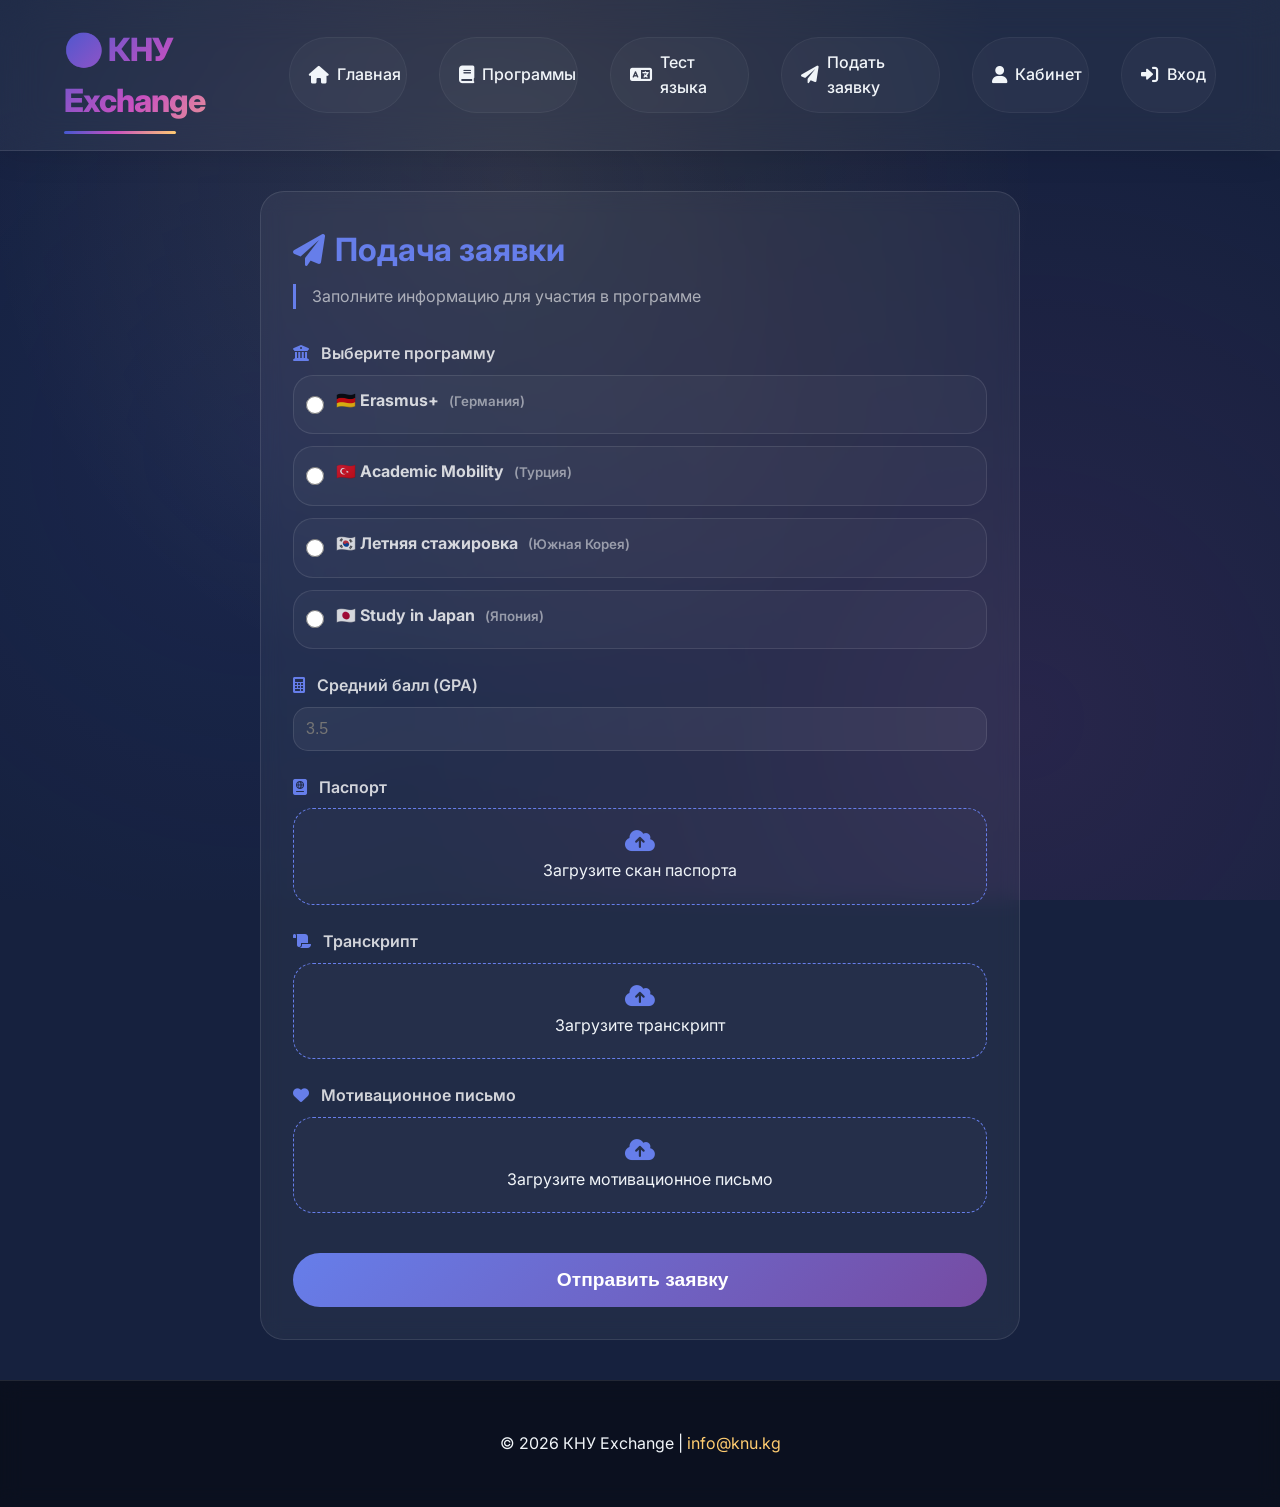
<file: apply.html>
<!DOCTYPE html>
<html lang="ru">
<head>
    <meta charset="UTF-8">
    <title>Подача заявки | КНУ Exchange</title>
    <link href="https://fonts.googleapis.com/css2?family=Inter:wght@400;500;600;700;800&display=swap" rel="stylesheet">
    <link rel="stylesheet" href="https://cdnjs.cloudflare.com/ajax/libs/font-awesome/6.0.0-beta3/css/all.min.css">
    <link rel="stylesheet" href="style.css">
    <script src="db.js"></script>
    <style>
        /* Добавляем стили для формы, чтобы она вписалась в общий дизайн */
        .apply-container {
            max-width: 800px;
            margin: 40px auto;
            padding: 0 20px;
        }
        .apply-card {
            background: rgba(255, 255, 255, 0.05);
            backdrop-filter: blur(10px);
            border: 1px solid rgba(255, 255, 255, 0.1);
            border-radius: var(--border-radius);
            padding: 2rem;
        }
        h1 {
            font-size: 2rem;
            margin-bottom: 0.5rem;
            display: flex;
            align-items: center;
            gap: 10px;
            color: #667eea;
        }
        .subtitle {
            color: rgba(255,255,255,0.6);
            margin-bottom: 2rem;
            padding-left: 1rem;
            border-left: 3px solid #667eea;
        }
        .form-group {
            margin-bottom: 1.5rem;
        }
        .form-group label {
            display: block;
            font-weight: 600;
            color: rgba(255,255,255,0.8);
            margin-bottom: 0.5rem;
        }
        .form-group label i {
            color: #667eea;
            margin-right: 8px;
        }
        .radio-group {
            display: flex;
            flex-direction: column;
            gap: 12px;
        }
        .radio-option {
            display: flex;
            align-items: center;
            gap: 12px;
            padding: 12px;
            background: rgba(255,255,255,0.03);
            border: 1px solid rgba(255,255,255,0.1);
            border-radius: 20px;
            cursor: pointer;
            transition: all 0.2s;
        }
        .radio-option:hover {
            background: rgba(102,126,234,0.1);
            border-color: #667eea;
        }
        .radio-option.selected {
            background: rgba(102,126,234,0.2);
            border-color: #667eea;
        }
        .radio-option input {
            width: 18px;
            height: 18px;
            accent-color: #667eea;
        }
        .radio-option strong {
            font-size: 1rem;
        }
        .radio-option small {
            color: rgba(255,255,255,0.5);
            margin-left: 6px;
        }
        input[type="number"], select {
            width: 100%;
            padding: 12px;
            background: rgba(255,255,255,0.05);
            border: 1px solid rgba(255,255,255,0.1);
            border-radius: 15px;
            color: white;
            font-size: 1rem;
        }
        .file-upload {
            border: 1px dashed #667eea;
            border-radius: 20px;
            padding: 20px;
            text-align: center;
            background: rgba(255,255,255,0.02);
            cursor: pointer;
            transition: 0.2s;
        }
        .file-upload:hover {
            background: rgba(102,126,234,0.05);
            border-color: #667eea;
        }
        .file-upload i {
            font-size: 1.5rem;
            color: #667eea;
            margin-bottom: 5px;
        }
        .file-upload input {
            display: none;
        }
        .file-name {
            font-size: 0.8rem;
            color: #667eea;
            margin-top: 8px;
        }
        .btn-submit {
            background: linear-gradient(135deg, #667eea, #764ba2);
            color: white;
            border: none;
            padding: 1rem;
            font-size: 1.2rem;
            font-weight: 600;
            border-radius: 40px;
            cursor: pointer;
            width: 100%;
            margin-top: 1rem;
            transition: 0.3s;
        }
        .btn-submit:hover {
            transform: translateY(-2px);
            box-shadow: 0 10px 20px rgba(102,126,234,0.3);
        }
        .error-message {
            color: #ff6b6b;
            font-size: 0.9rem;
            margin-top: 10px;
            text-align: center;
        }
        hr {
            margin: 20px 0;
            border-color: rgba(255,255,255,0.05);
        }
        .footer {
            margin-top: 40px;
        }
    </style>
</head>
<body>

<header class="header">
    <div class="logo">🌍 КНУ Exchange</div>
    <nav class="nav">
        <a href="index.html"><i class="fas fa-home"></i> Главная</a>
        <a href="programs.html"><i class="fas fa-book"></i> Программы</a>
        <a href="language-test.html"><i class="fas fa-language"></i> Тест языка</a>
        <a href="apply.html"><i class="fas fa-paper-plane"></i> Подать заявку</a>
        <a href="dashboard.html"><i class="fas fa-user"></i> Кабинет</a>
        <a href="login.html"><i class="fas fa-sign-in-alt"></i> Вход</a>
    </nav>
</header>

<div class="apply-container">
    <div class="apply-card">
        <h1><i class="fas fa-paper-plane"></i> Подача заявки</h1>
        <div class="subtitle">Заполните информацию для участия в программе</div>

        <form id="applicationForm">
            <div class="form-group">
                <label><i class="fas fa-university"></i> Выберите программу</label>
                <div id="programsList" class="radio-group"></div>
            </div>

            <div class="form-group">
                <label><i class="fas fa-calculator"></i> Средний балл (GPA)</label>
                <input type="number" step="0.01" id="gpa" placeholder="3.5" required>
            </div>

            <div class="form-group">
                <label><i class="fas fa-passport"></i> Паспорт</label>
                <div class="file-upload" onclick="document.getElementById('passportFile').click()">
                    <i class="fas fa-cloud-upload-alt"></i>
                    <div>Загрузите скан паспорта</div>
                    <input type="file" id="passportFile" accept=".pdf,.jpg,.png" onchange="updateFileName(this, 'passportName')">
                    <span id="passportName" class="file-name"></span>
                </div>
            </div>

            <div class="form-group">
                <label><i class="fas fa-scroll"></i> Транскрипт</label>
                <div class="file-upload" onclick="document.getElementById('transcriptFile').click()">
                    <i class="fas fa-cloud-upload-alt"></i>
                    <div>Загрузите транскрипт</div>
                    <input type="file" id="transcriptFile" accept=".pdf,.jpg,.png" onchange="updateFileName(this, 'transcriptName')">
                    <span id="transcriptName" class="file-name"></span>
                </div>
            </div>

            <div class="form-group">
                <label><i class="fas fa-heart"></i> Мотивационное письмо</label>
                <div class="file-upload" onclick="document.getElementById('motivationFile').click()">
                    <i class="fas fa-cloud-upload-alt"></i>
                    <div>Загрузите мотивационное письмо</div>
                    <input type="file" id="motivationFile" accept=".pdf,.doc,.docx" onchange="updateFileName(this, 'motivationName')">
                    <span id="motivationName" class="file-name"></span>
                </div>
            </div>

            <div id="errorMessage" class="error-message"></div>
            <button type="submit" class="btn-submit"><i class="fas fa-send"></i> Отправить заявку</button>
        </form>
    </div>
</div>

<footer class="footer">
    <p>© 2026 КНУ Exchange | <a href="mailto:info@knu.kg">info@knu.kg</a></p>
</footer>

<script>
    function updateFileName(input, spanId) {
        const span = document.getElementById(spanId);
        if (input.files && input.files[0]) {
            span.textContent = input.files[0].name;
        } else {
            span.textContent = '';
        }
    }

    // Список программ (можно взять из db, но для простоты оставим здесь)
    const programs = [
        { id: 1, name: "Erasmus+", country: "Германия", icon: "🇩🇪" },
        { id: 2, name: "Academic Mobility", country: "Турция", icon: "🇹🇷" },
        { id: 3, name: "Летняя стажировка", country: "Южная Корея", icon: "🇰🇷" },
        { id: 4, name: "Study in Japan", country: "Япония", icon: "🇯🇵" }
    ];

    const container = document.getElementById('programsList');
    container.innerHTML = '';
    programs.forEach(prog => {
        const div = document.createElement('div');
        div.className = 'radio-option';
        div.innerHTML = `
            <input type="radio" name="program" value="${prog.name}" id="prog_${prog.id}">
            <label for="prog_${prog.id}" style="flex:1; cursor:pointer;">
                <strong>${prog.icon} ${prog.name}</strong> <small>(${prog.country})</small>
            </label>
        `;
        const radio = div.querySelector('input');
        radio.addEventListener('change', () => {
            document.querySelectorAll('.radio-option').forEach(opt => opt.classList.remove('selected'));
            if (radio.checked) div.classList.add('selected');
        });
        container.appendChild(div);
    });

    document.getElementById('applicationForm').addEventListener('submit', async (e) => {
        e.preventDefault();
        const errorDiv = document.getElementById('errorMessage');
        errorDiv.textContent = '';

        const selectedRadio = document.querySelector('input[name="program"]:checked');
        if (!selectedRadio) {
            errorDiv.textContent = '❌ Выберите программу';
            return;
        }
        const programName = selectedRadio.value;

        const gpa = parseFloat(document.getElementById('gpa').value);
        if (isNaN(gpa) || gpa < 0 || gpa > 4) {
            errorDiv.textContent = '❌ Введите корректный GPA (0.0 – 4.0)';
            return;
        }

        const passportFile = document.getElementById('passportFile').files[0];
        const transcriptFile = document.getElementById('transcriptFile').files[0];
        if (!passportFile || !transcriptFile) {
            errorDiv.textContent = '❌ Загрузите скан паспорта и транскрипт';
            return;
        }

        if (typeof db === 'undefined') {
            errorDiv.textContent = '❌ Ошибка: db.js не загружен. Проверьте подключение.';
            return;
        }
        const user = db.getCurrentUser();
        if (!user) {
            errorDiv.textContent = '❌ Вы не авторизованы. Перенаправление на страницу входа...';
            setTimeout(() => { window.location.href = 'login.html'; }, 1500);
            return;
        }

        const motivationFile = document.getElementById('motivationFile').files[0];

        const applicationData = {
            program: programName,
            gpa: gpa,
            languageLevel: '',
            motivationText: '',
            documents: {
                passport: passportFile.name,
                transcript: transcriptFile.name,
                motivation: motivationFile ? motivationFile.name : ''
            }
        };

        try {
            await db.saveApplication(applicationData);
            alert('✅ Заявка успешно отправлена!');
            window.location.href = 'dashboard.html';
        } catch (err) {
            errorDiv.textContent = '❌ Ошибка: ' + err.message;
        }
    });
</script>
</body>
</html>
</file>
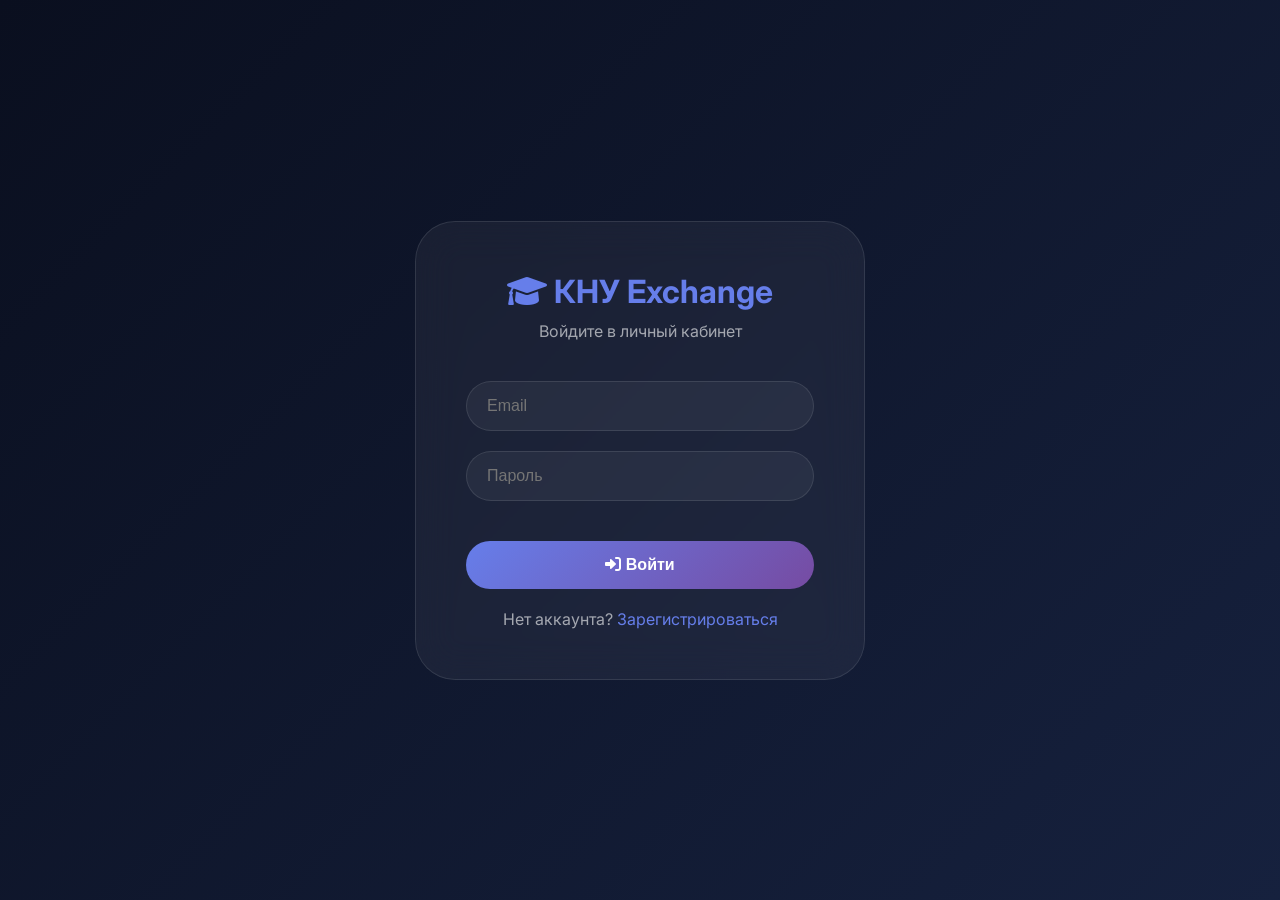
<file: dashboard.html>
<!DOCTYPE html>
<html lang="ru">
<head>
    <meta charset="UTF-8">
    <title>Личный кабинет | КНУ Exchange</title>
    <link href="https://fonts.googleapis.com/css2?family=Inter:wght@400;500;600;700;800&display=swap" rel="stylesheet">
    <link rel="stylesheet" href="https://cdnjs.cloudflare.com/ajax/libs/font-awesome/6.0.0-beta3/css/all.min.css">
    <link rel="stylesheet" href="style.css">
    <link rel="stylesheet" href="dashboard.css">
    <script src="db.js"></script>
    <style>
        .logout-btn {
            background: rgba(220,53,69,0.2);
            border: 1px solid #dc3545;
            color: #ff6b6b;
            padding: 8px 20px;
            border-radius: 30px;
            cursor: pointer;
        }
        .logout-btn:hover { background: #dc3545; color: white; }
        .export-btn {
            background: linear-gradient(135deg, #28a745, #20c997);
            border: none;
            padding: 10px 20px;
            border-radius: 30px;
            color: white;
            cursor: pointer;
        }
    </style>
</head>
<body>

<header class="header">
    <div class="logo">🌍 КНУ Exchange</div>
    <nav class="nav">
        <a href="index.html"><i class="fas fa-home"></i> Главная</a>
        <a href="programs.html"><i class="fas fa-book"></i> Программы</a>
        <a href="language-test.html"><i class="fas fa-language"></i> Тест языка</a>
        <a href="apply.html"><i class="fas fa-paper-plane"></i> Подать заявку</a>
        <a href="dashboard.html"><i class="fas fa-user"></i> Кабинет</a>
    </nav>
</header>

<div class="dashboard-container" style="max-width: 1200px; margin: 40px auto; padding: 0 20px;">
    
    <div class="welcome-card">
        <div class="welcome-avatar"><i class="fas fa-user-graduate"></i></div>
        <div class="welcome-text">
            <div style="display: flex; justify-content: space-between; align-items: center; flex-wrap: wrap;">
                <h1 id="userName">Загрузка...</h1>
                <div>
                    <button class="logout-btn" onclick="logout()"><i class="fas fa-sign-out-alt"></i> Выйти</button>
                </div>
            </div>
            <p id="userEmail">Загрузка...</p>
            <div class="student-badge" id="userInfo">Загрузка...</div>
        </div>
    </div>

    <div style="margin-bottom: 30px; text-align: right;">
        <button class="export-btn" onclick="exportToExcel()"><i class="fas fa-file-excel"></i> Экспорт в Excel</button>
    </div>

    <div class="stats-grid">
        <div class="stat-card"><div class="stat-icon"><i class="fas fa-file-alt"></i></div><div class="stat-info"><h3 id="totalApps">0</h3><p>Всего заявок</p></div></div>
        <div class="stat-card"><div class="stat-icon"><i class="fas fa-clock"></i></div><div class="stat-info"><h3 id="pendingApps">0</h3><p>В обработке</p></div></div>
        <div class="stat-card"><div class="stat-icon"><i class="fas fa-check-circle"></i></div><div class="stat-info"><h3 id="approvedApps">0</h3><p>Одобрено</p></div></div>
        <div class="stat-card"><div class="stat-icon"><i class="fas fa-language"></i></div><div class="stat-info"><h3 id="languageLevel">-</h3><p>Уровень языка</p></div></div>
    </div>

    <h2 class="section-title"><i class="fas fa-file-signature"></i> Мои заявки</h2>
    <div id="applicationsList" class="applications-grid"></div>

    <h2 class="section-title"><i class="fas fa-bell"></i> Уведомления</h2>
    <div id="notificationsList" class="notifications-section"></div>
</div>

<footer class="footer">
    <p>© 2026 КНУ Exchange. Все права защищены.</p>
</footer>

<script>
    async function loadDashboard() {
        const user = db.getCurrentUser();
        if (!user) {
            window.location.href = 'login.html';
            return;
        }
        
        document.getElementById('userName').textContent = user.fullName + ', здравствуйте! 👋';
        document.getElementById('userEmail').textContent = user.email;
        document.getElementById('userInfo').innerHTML = `<i class="fas fa-id-card"></i> ${user.studentId} | <i class="fas fa-graduation-cap"></i> ${user.faculty} | <i class="fas fa-chart-line"></i> ${user.course} курс`;
        
        const testResult = await db.getLatestTestResult();
        if (testResult) document.getElementById('languageLevel').textContent = testResult.level;
        
        const apps = await db.getUserApplications();
        document.getElementById('totalApps').textContent = apps.length;
        document.getElementById('pendingApps').textContent = apps.filter(a => a.status === 'pending').length;
        document.getElementById('approvedApps').textContent = apps.filter(a => a.status === 'approved').length;
        
        const container = document.getElementById('applicationsList');
        if (apps.length === 0) {
            container.innerHTML = '<p style="text-align: center;">📭 У вас пока нет заявок. <a href="apply.html">Подать заявку</a></p>';
        } else {
            container.innerHTML = apps.map(app => `
                <div class="application-card">
                    <div class="application-status status-${app.status}">
                        ${app.status === 'pending' ? '🟡 На рассмотрении' : (app.status === 'approved' ? '✅ Одобрена' : '❌ Отклонена')}
                    </div>
                    <h3>🌍 ${app.program}</h3>
                    <div class="application-details">
                        <div class="application-detail"><i class="fas fa-calendar-alt"></i> Подано: ${new Date(app.createdAt).toLocaleDateString()}</div>
                    </div>
                </div>
            `).join('');
        }
        
        const notifs = await db.getUserNotifications();
        const notifContainer = document.getElementById('notificationsList');
        if (notifs.length === 0) {
            notifContainer.innerHTML = '<p style="color: rgba(255,255,255,0.5); text-align: center;">🔔 Нет новых уведомлений</p>';
        } else {
            notifContainer.innerHTML = notifs.map(n => `
                <div class="notification-card">
                    <div class="notification-icon"><i class="fas fa-info-circle"></i></div>
                    <div class="notification-content">
                        <p>${n.title}</p>
                        <p style="font-size: 0.9rem;">${n.message}</p>
                        <span class="notification-time">${new Date(n.createdAt).toLocaleString()}</span>
                    </div>
                </div>
            `).join('');
        }
    }
    
    function logout() {
        db.logoutUser();
        window.location.href = 'login.html';
    }
    
    async function exportToExcel() {
        const user = db.getCurrentUser();
        const apps = await db.getUserApplications();
        if (!apps.length) {
            alert('Нет заявок для экспорта');
            return;
        }
        let csv = "ID,Программа,Статус,Дата подачи\n";
        apps.forEach(app => {
            csv += `"${app.id}","${app.program}","${app.status}","${new Date(app.createdAt).toLocaleString()}"\n`;
        });
        const blob = new Blob(["\uFEFF" + csv], { type: "text/csv;charset=utf-8;" });
        const link = document.createElement("a");
        const url = URL.createObjectURL(blob);
        link.href = url;
        link.setAttribute("download", `мои_заявки_${user.fullName}.csv`);
        document.body.appendChild(link);
        link.click();
        document.body.removeChild(link);
        URL.revokeObjectURL(url);
        alert('✅ Экспорт выполнен');
    }
    
    loadDashboard();
</script>
</body>
</html>
</file>
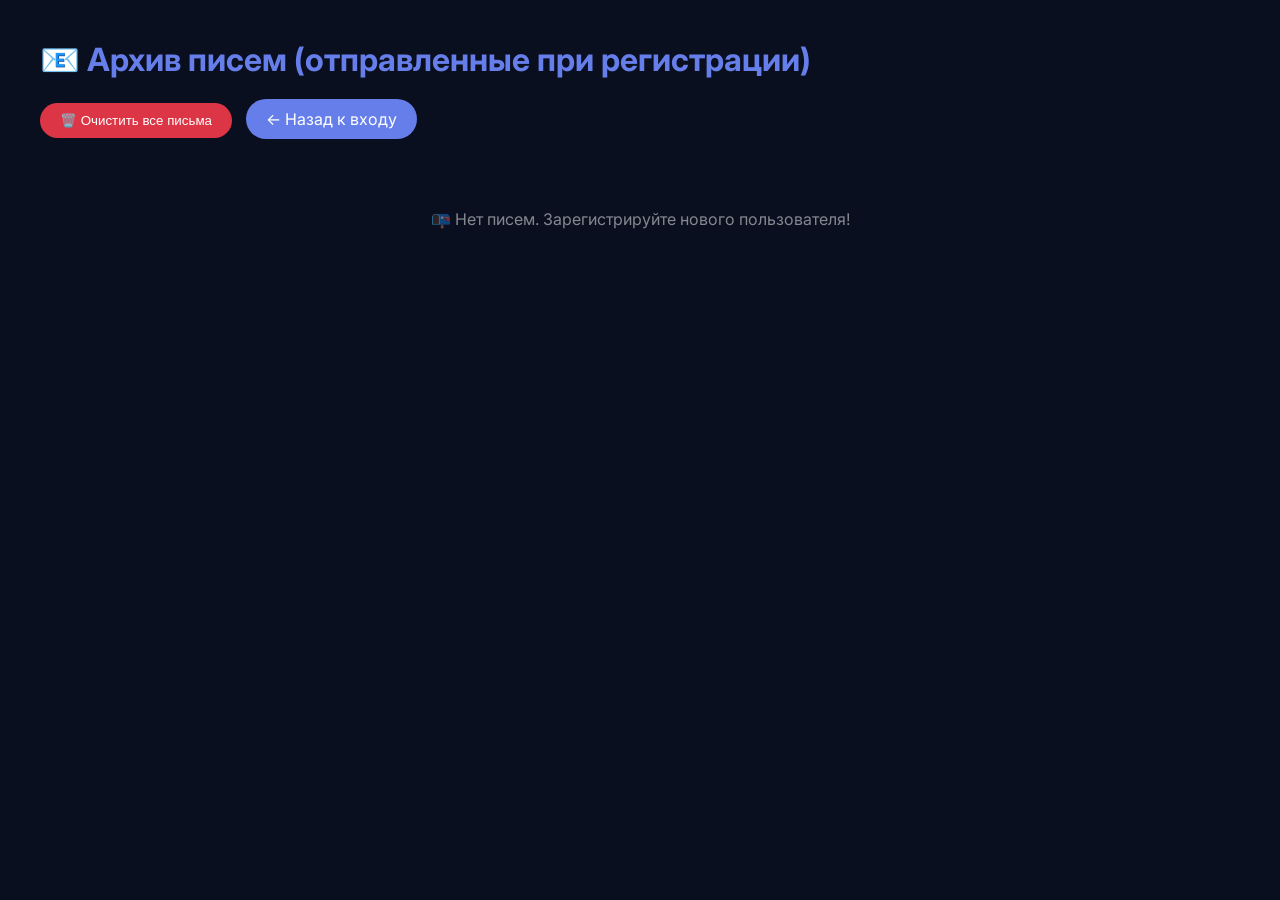
<file: emails.html>
<!DOCTYPE html>
<html lang="ru">
<head>
    <meta charset="UTF-8">
    <title>Письма | КНУ Exchange</title>
    <link href="https://fonts.googleapis.com/css2?family=Inter:wght@400;500;600;700&display=swap" rel="stylesheet">
    <style>
        * { margin: 0; padding: 0; box-sizing: border-box; }
        body {
            font-family: 'Inter', sans-serif;
            background: #0a0f1f;
            color: white;
            padding: 40px;
        }
        h1 { color: #667eea; margin-bottom: 20px; }
        .email-card {
            background: rgba(255,255,255,0.05);
            border-radius: 20px;
            padding: 25px;
            margin-bottom: 20px;
            border: 1px solid rgba(255,255,255,0.1);
        }
        .email-header {
            border-bottom: 1px solid rgba(255,255,255,0.1);
            padding-bottom: 15px;
            margin-bottom: 15px;
            display: flex;
            justify-content: space-between;
            flex-wrap: wrap;
        }
        .email-to { color: #667eea; font-weight: bold; }
        .email-subject { font-size: 1.1rem; font-weight: bold; margin: 10px 0; }
        .email-body { 
            white-space: pre-wrap; 
            background: rgba(0,0,0,0.3); 
            padding: 20px; 
            border-radius: 15px;
            font-family: monospace;
            font-size: 0.9rem;
            line-height: 1.5;
        }
        .email-date { color: rgba(255,255,255,0.4); font-size: 0.8rem; }
        .clear-btn {
            background: #dc3545;
            color: white;
            border: none;
            padding: 10px 20px;
            border-radius: 30px;
            cursor: pointer;
            margin-bottom: 20px;
        }
        .back-btn {
            background: #667eea;
            color: white;
            border: none;
            padding: 10px 20px;
            border-radius: 30px;
            cursor: pointer;
            margin-bottom: 20px;
            margin-left: 10px;
            text-decoration: none;
            display: inline-block;
        }
    </style>
</head>
<body>
    <h1>📧 Архив писем (отправленные при регистрации)</h1>
    <button class="clear-btn" onclick="clearEmails()">🗑️ Очистить все письма</button>
    <a href="login.html" class="back-btn">← Назад к входу</a>
    <div id="emailsContainer"></div>
    
    <script>
        function loadEmails() {
            const emails = JSON.parse(localStorage.getItem('knu_emails') || '[]');
            const container = document.getElementById('emailsContainer');
            
            if (emails.length === 0) {
                container.innerHTML = '<p style="color: rgba(255,255,255,0.5); text-align: center; padding: 50px;">📭 Нет писем. Зарегистрируйте нового пользователя!</p>';
                return;
            }
            
            container.innerHTML = emails.reverse().map(email => `
                <div class="email-card">
                    <div class="email-header">
                        <span>📧 <span class="email-to">${email.to}</span></span>
                        <span class="email-date">📅 ${new Date(email.date).toLocaleString()}</span>
                    </div>
                    <div class="email-header">
                        <span>📋 Копия: <span class="email-to">${email.cc || 'ainazik550@icloud.com'}</span></span>
                    </div>
                    <div class="email-subject">📝 ${email.subject}</div>
                    <div class="email-body">${email.body}</div>
                </div>
            `).join('');
        }
        
        function clearEmails() {
            if (confirm('Удалить все письма?')) {
                localStorage.removeItem('knu_emails');
                loadEmails();
            }
        }
        
        loadEmails();
    </script>
</body>
</html>
</file>
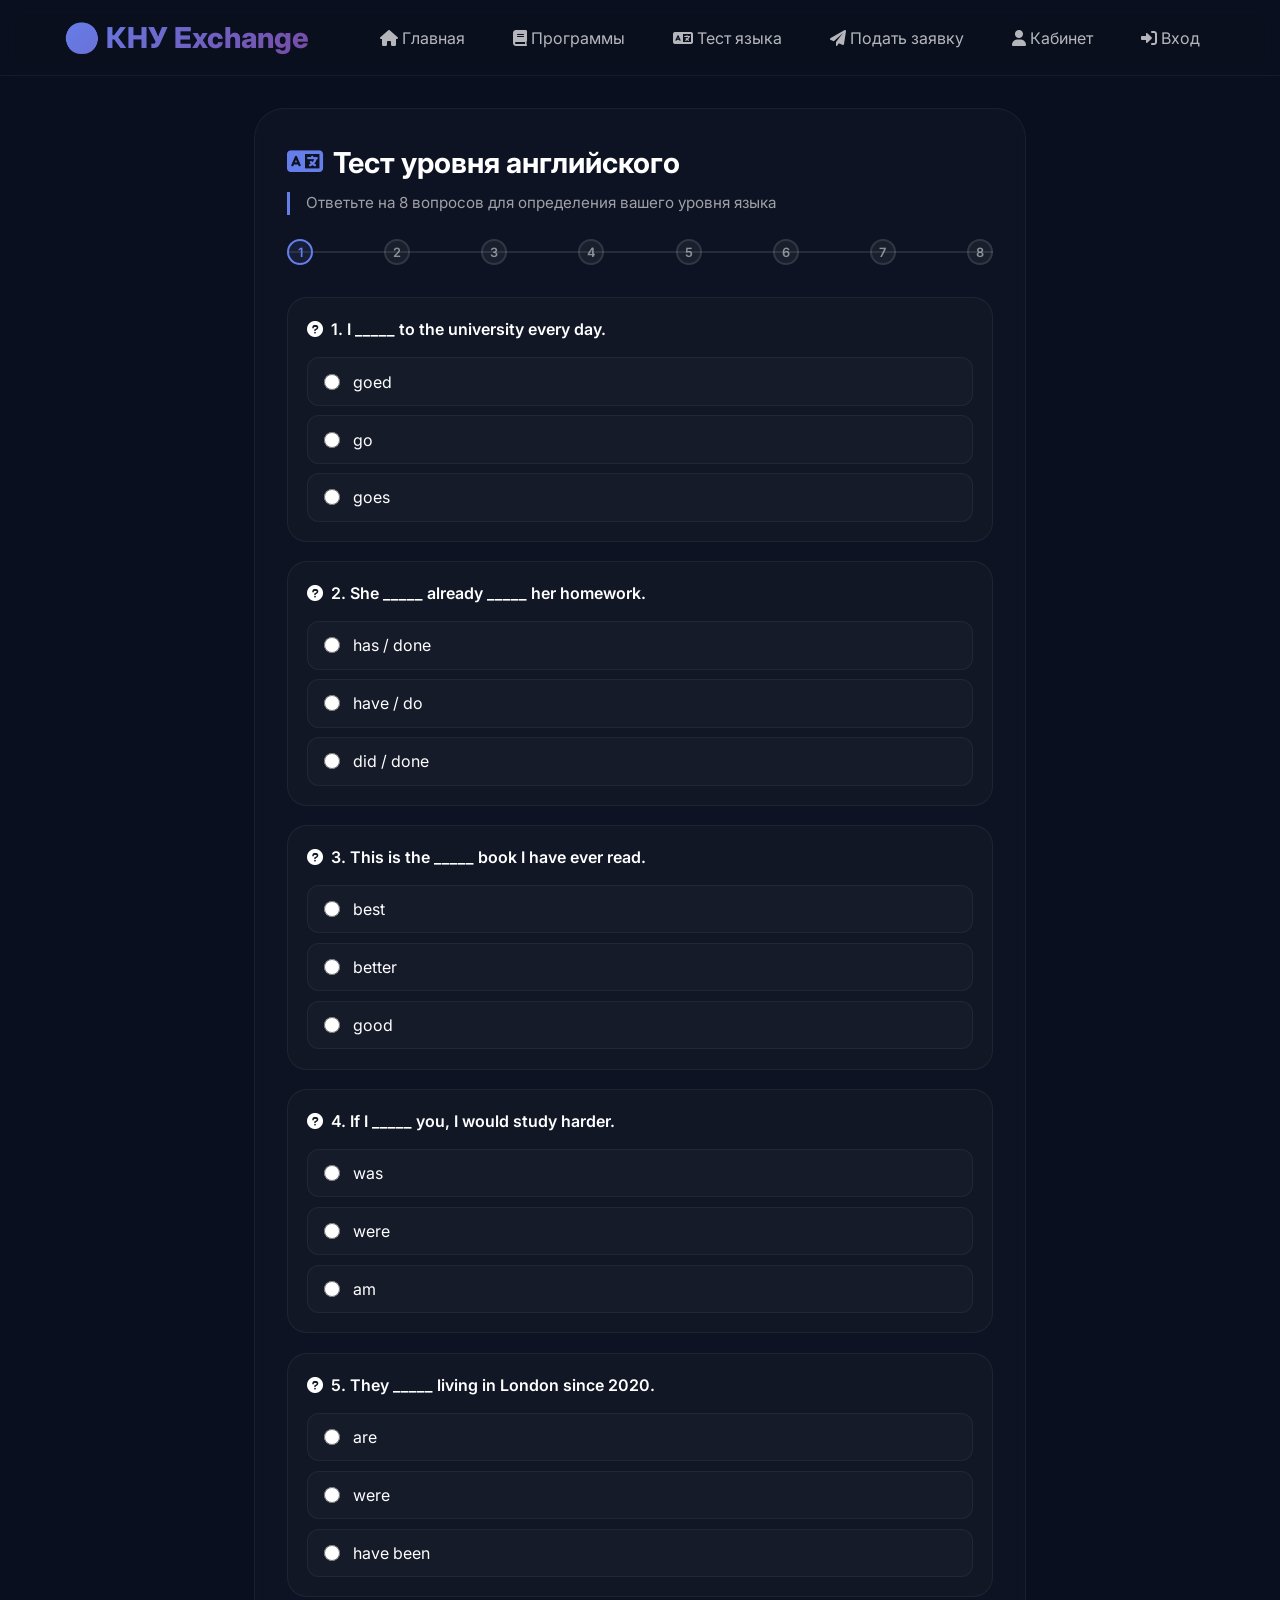
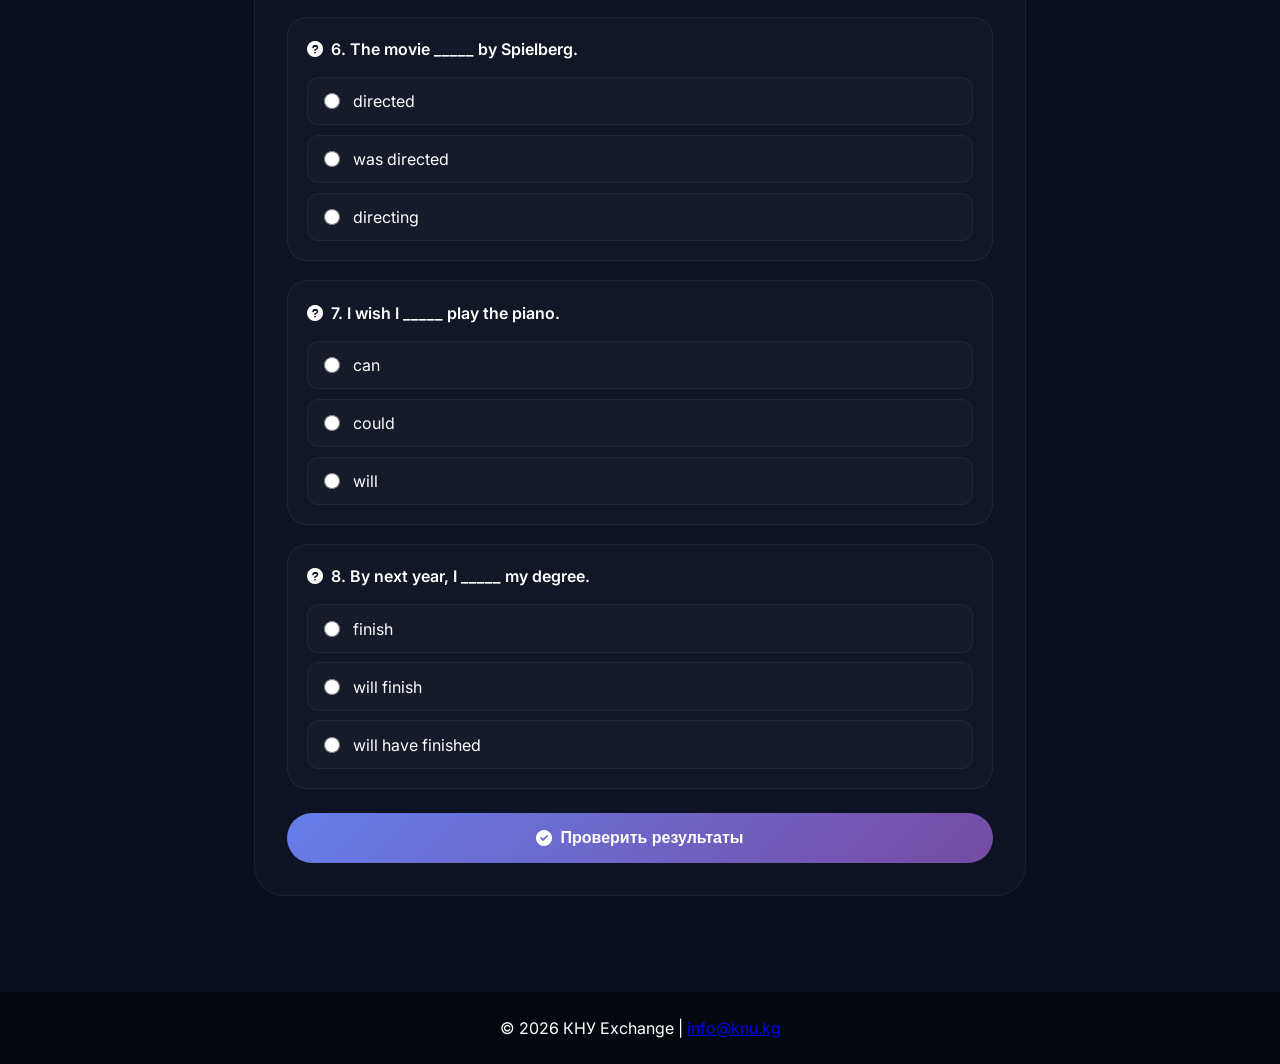
<file: language-test.html>
<!DOCTYPE html>
<html lang="ru">
<head>
    <meta charset="UTF-8">
    <meta name="viewport" content="width=device-width, initial-scale=1.0">
    <title>Тест уровня языка | КНУ Exchange</title>
    <link href="https://fonts.googleapis.com/css2?family=Inter:wght@400;500;600;700&display=swap" rel="stylesheet">
    <link rel="stylesheet" href="https://cdnjs.cloudflare.com/ajax/libs/font-awesome/6.0.0-beta3/css/all.min.css">
    <script src="db.js"></script>
    <style>
        * { margin: 0; padding: 0; box-sizing: border-box; }
        body {
            font-family: 'Inter', sans-serif;
            background: #0a0f1f;
            color: #fff;
            line-height: 1.5;
            min-height: 100vh;
            display: flex;
            flex-direction: column;
        }
        .header {
            background: rgba(10,15,31,0.8);
            backdrop-filter: blur(10px);
            padding: 1rem 5%;
            display: flex;
            justify-content: space-between;
            align-items: center;
            border-bottom: 1px solid rgba(255,255,255,0.05);
            position: sticky;
            top: 0;
            z-index: 100;
        }
        .logo {
            font-size: 1.8rem;
            font-weight: 800;
            background: linear-gradient(135deg, #667eea, #764ba2);
            -webkit-background-clip: text;
            background-clip: text;
            color: transparent;
        }
        .nav {
            display: flex;
            gap: 1rem;
        }
        .nav a {
            color: rgba(255,255,255,0.7);
            text-decoration: none;
            padding: 0.5rem 1rem;
            border-radius: 30px;
            transition: 0.3s;
        }
        .nav a:hover {
            background: #667eea;
            color: white;
        }
        .test-container {
            flex: 1;
            padding: 2rem 5%;
            max-width: 900px;
            margin: 0 auto;
            width: 100%;
        }
        .test-card {
            background: rgba(255,255,255,0.02);
            backdrop-filter: blur(10px);
            border: 1px solid rgba(255,255,255,0.05);
            border-radius: 30px;
            padding: 2rem;
            margin-bottom: 2rem;
        }
        h2 {
            font-size: 1.8rem;
            font-weight: 700;
            margin-bottom: 0.5rem;
            display: flex;
            align-items: center;
            gap: 10px;
            color: white;
        }
        h2 i { color: #667eea; }
        .test-description {
            color: rgba(255,255,255,0.6);
            font-size: 0.95rem;
            margin-bottom: 1.5rem;
            padding-left: 1rem;
            border-left: 3px solid #667eea;
        }
        .progress-bar {
            display: flex;
            justify-content: space-between;
            margin-bottom: 2rem;
            position: relative;
        }
        .progress-bar::before {
            content: '';
            position: absolute;
            top: 12px;
            left: 0;
            width: 100%;
            height: 2px;
            background: rgba(255,255,255,0.1);
            z-index: 1;
        }
        .progress-step {
            position: relative;
            z-index: 2;
            width: 26px;
            height: 26px;
            border-radius: 50%;
            background: rgba(255,255,255,0.05);
            border: 2px solid rgba(255,255,255,0.1);
            display: flex;
            align-items: center;
            justify-content: center;
            font-size: 0.8rem;
            font-weight: 600;
            color: rgba(255,255,255,0.5);
        }
        .progress-step.active {
            border-color: #667eea;
            color: #667eea;
            background: rgba(102,126,234,0.1);
        }
        .progress-step.completed {
            background: #667eea;
            border-color: #667eea;
            color: white;
        }
        .questions-container {
            display: flex;
            flex-direction: column;
            gap: 1.2rem;
            margin: 1.5rem 0;
        }
        .question-card {
            background: rgba(255,255,255,0.02);
            border: 1px solid rgba(255,255,255,0.05);
            border-radius: 20px;
            padding: 1.2rem;
        }
        .question-text {
            font-size: 1rem;
            font-weight: 600;
            margin-bottom: 1rem;
            display: flex;
            align-items: center;
            gap: 8px;
        }
        .options {
            display: flex;
            flex-direction: column;
            gap: 0.6rem;
        }
        .option {
            display: flex;
            align-items: center;
            gap: 0.8rem;
            padding: 0.7rem 1rem;
            background: rgba(255,255,255,0.02);
            border: 1px solid rgba(255,255,255,0.05);
            border-radius: 12px;
            cursor: pointer;
        }
        .option:hover {
            background: rgba(102,126,234,0.05);
            border-color: rgba(102,126,234,0.2);
        }
        .option input[type="radio"] {
            width: 16px;
            height: 16px;
            accent-color: #667eea;
        }
        .btn-submit {
            background: linear-gradient(135deg, #667eea, #764ba2);
            color: white;
            border: none;
            padding: 1rem;
            font-size: 1rem;
            font-weight: 600;
            border-radius: 40px;
            cursor: pointer;
            width: 100%;
            display: flex;
            align-items: center;
            justify-content: center;
            gap: 0.5rem;
            transition: 0.3s;
        }
        .btn-submit:hover {
            transform: translateY(-2px);
            box-shadow: 0 10px 20px rgba(102,126,234,0.3);
        }
        .result-container {
            margin-top: 1.5rem;
            padding: 1.5rem;
            border-radius: 20px;
            background: rgba(255,255,255,0.02);
            border: 1px solid rgba(255,255,255,0.05);
            display: none;
        }
        .result-container.show { display: block; }
        .result-title {
            font-size: 1.3rem;
            font-weight: 700;
            margin-bottom: 1rem;
            color: #667eea;
            display: flex;
            align-items: center;
            gap: 8px;
        }
        .result-level {
            font-size: 1.8rem;
            font-weight: 700;
            margin-bottom: 0.8rem;
            padding: 0.8rem;
            border-radius: 12px;
            text-align: center;
        }
        .level-A1 { background: linear-gradient(135deg, #f39c12, #e67e22); }
        .level-A2 { background: linear-gradient(135deg, #f1c40f, #f39c12); }
        .level-B1 { background: linear-gradient(135deg, #2ecc71, #27ae60); }
        .level-B2 { background: linear-gradient(135deg, #3498db, #2980b9); }
        .level-C1 { background: linear-gradient(135deg, #9b59b6, #8e44ad); }
        .level-C2 { background: linear-gradient(135deg, #e74c3c, #c0392b); }
        .result-stats {
            display: grid;
            grid-template-columns: 1fr 1fr;
            gap: 1rem;
            margin: 1rem 0;
        }
        .stat-item {
            background: rgba(255,255,255,0.02);
            border: 1px solid rgba(255,255,255,0.05);
            border-radius: 12px;
            padding: 0.8rem;
            text-align: center;
        }
        .stat-value {
            font-size: 1.5rem;
            font-weight: 700;
            color: #667eea;
        }
        .action-buttons {
            display: flex;
            gap: 0.8rem;
            margin-top: 1rem;
            flex-wrap: wrap;
        }
        .action-btn {
            flex: 1;
            padding: 0.8rem;
            border-radius: 30px;
            text-decoration: none;
            font-weight: 500;
            text-align: center;
            transition: 0.3s;
            border: 1px solid rgba(255,255,255,0.05);
            color: white;
            background: rgba(255,255,255,0.02);
            cursor: pointer;
        }
        .action-btn.primary {
            background: linear-gradient(135deg, #667eea, #764ba2);
            border: none;
        }
        .footer {
            background: rgba(0,0,0,0.5);
            backdrop-filter: blur(10px);
            text-align: center;
            padding: 1.5rem;
            margin-top: 2rem;
        }
        @media (max-width: 768px) {
            .header { flex-direction: column; gap: 0.8rem; }
            .nav { flex-wrap: wrap; justify-content: center; }
        }
    </style>
</head>
<body>

<header class="header">
    <div class="logo">🌍 КНУ Exchange</div>
    <nav class="nav">
        <a href="index.html"><i class="fas fa-home"></i> Главная</a>
        <a href="programs.html"><i class="fas fa-book"></i> Программы</a>
        <a href="language-test.html"><i class="fas fa-language"></i> Тест языка</a>
        <a href="apply.html"><i class="fas fa-paper-plane"></i> Подать заявку</a>
        <a href="dashboard.html"><i class="fas fa-user"></i> Кабинет</a>
        <a href="login.html"><i class="fas fa-sign-in-alt"></i> Вход</a>
    </nav>
</header>

<div class="test-container">
    <div class="test-card">
        <h2><i class="fas fa-language"></i> Тест уровня английского</h2>
        <div class="test-description">Ответьте на 8 вопросов для определения вашего уровня языка</div>

        <div class="progress-bar" id="progressBar">
            <div class="progress-step active">1</div>
            <div class="progress-step">2</div>
            <div class="progress-step">3</div>
            <div class="progress-step">4</div>
            <div class="progress-step">5</div>
            <div class="progress-step">6</div>
            <div class="progress-step">7</div>
            <div class="progress-step">8</div>
        </div>

        <form id="languageTestForm">
            <div class="questions-container" id="questionsContainer"></div>
            <button type="submit" class="btn-submit"><i class="fas fa-check-circle"></i> Проверить результаты</button>
        </form>

        <div id="testResult" class="result-container">
            <div class="result-title"><i class="fas fa-star"></i> Ваш уровень</div>
            <div id="resultLevel" class="result-level"></div>
            <div id="resultDescription" class="result-description" style="margin-bottom:1rem;"></div>
            <div class="result-stats">
                <div class="stat-item"><div class="stat-value" id="correctAnswers">0</div><div class="stat-label">правильных</div></div>
                <div class="stat-item"><div class="stat-value" id="totalQuestions">8</div><div class="stat-label">всего</div></div>
            </div>
            <div class="action-buttons">
                <a href="apply.html" class="action-btn primary"><i class="fas fa-paper-plane"></i> Подать заявку</a>
                <a href="programs.html" class="action-btn"><i class="fas fa-book"></i> Программы</a>
                <button onclick="resetTest()" class="action-btn"><i class="fas fa-redo"></i> Заново</button>
            </div>
        </div>
    </div>
</div>

<footer class="footer">
    <p>© 2026 КНУ Exchange | <a href="mailto:info@knu.kg">info@knu.kg</a></p>
</footer>

<script>
    // Вопросы
    const questions = [
        { text: "I _____ to the university every day.", options: ["goed", "go", "goes"], correct: 1 },
        { text: "She _____ already _____ her homework.", options: ["has / done", "have / do", "did / done"], correct: 0 },
        { text: "This is the _____ book I have ever read.", options: ["best", "better", "good"], correct: 0 },
        { text: "If I _____ you, I would study harder.", options: ["was", "were", "am"], correct: 1 },
        { text: "They _____ living in London since 2020.", options: ["are", "were", "have been"], correct: 2 },
        { text: "The movie _____ by Spielberg.", options: ["directed", "was directed", "directing"], correct: 1 },
        { text: "I wish I _____ play the piano.", options: ["can", "could", "will"], correct: 1 },
        { text: "By next year, I _____ my degree.", options: ["finish", "will finish", "will have finished"], correct: 2 }
    ];

    function renderQuestions() {
        const container = document.getElementById('questionsContainer');
        container.innerHTML = '';
        questions.forEach((q, idx) => {
            const qDiv = document.createElement('div');
            qDiv.className = 'question-card';
            qDiv.innerHTML = `
                <div class="question-text"><i class="fas fa-question-circle"></i> ${idx+1}. ${q.text}</div>
                <div class="options">
                    ${q.options.map((opt, optIdx) => `
                        <label class="option">
                            <input type="radio" name="q${idx+1}" value="${optIdx === q.correct ? 1 : 0}" required>
                            <span>${opt}</span>
                        </label>
                    `).join('')}
                </div>
            `;
            container.appendChild(qDiv);
        });
    }

    function getLevel(score) {
        if (score <= 2) return { level: 'A1', name: 'Начальный', color: 'level-A1', desc: 'Вы понимаете простые фразы. Рекомендуем языковые курсы.' };
        if (score <= 4) return { level: 'A2', name: 'Элементарный', color: 'level-A2', desc: 'Вы можете общаться в простых ситуациях.' };
        if (score <= 5) return { level: 'B1', name: 'Средний', color: 'level-B1', desc: 'Подходит для программ обмена.' };
        if (score <= 6) return { level: 'B2', name: 'Выше среднего', color: 'level-B2', desc: 'Хорошо для учебы за рубежом.' };
        if (score <= 7) return { level: 'C1', name: 'Продвинутый', color: 'level-C1', desc: 'Отлично для академических программ.' };
        return { level: 'C2', name: 'Профессиональный', color: 'level-C2', desc: 'Свободное владение. Любые программы.' };
    }

    function updateProgress(answeredCount) {
        const steps = document.querySelectorAll('.progress-step');
        steps.forEach((step, idx) => {
            if (idx < answeredCount) step.classList.add('completed');
            else step.classList.remove('completed');
            if (idx === answeredCount) step.classList.add('active');
            else if (idx !== answeredCount) step.classList.remove('active');
        });
    }

    function resetTest() {
        document.getElementById('languageTestForm').reset();
        document.getElementById('testResult').classList.remove('show');
        const steps = document.querySelectorAll('.progress-step');
        steps.forEach((step, idx) => {
            step.classList.remove('completed', 'active');
        });
        if (steps[0]) steps[0].classList.add('active');
        window.scrollTo({ top: 0, behavior: 'smooth' });
    }

    renderQuestions();

    // Отслеживание прогресса
    const radioGroups = document.querySelectorAll('input[type="radio"]');
    function trackProgress() {
        let answered = 0;
        for (let i = 1; i <= questions.length; i++) {
            const checked = document.querySelector(`input[name="q${i}"]:checked`);
            if (checked) answered++;
        }
        updateProgress(answered);
    }
    document.querySelectorAll('input[type="radio"]').forEach(r => r.addEventListener('change', trackProgress));

    document.getElementById('languageTestForm').addEventListener('submit', async function(e) {
        e.preventDefault();
        const answers = [];
        for (let i = 1; i <= questions.length; i++) {
            const selected = document.querySelector(`input[name="q${i}"]:checked`);
            if (!selected) {
                alert('Ответьте на все вопросы');
                return;
            }
            answers.push(parseInt(selected.value));
        }
        const correct = answers.reduce((sum, val) => sum + val, 0);
        const result = getLevel(correct);

        // Сохраняем результат через db.js
        const currentUser = db.getCurrentUser();
        if (currentUser) {
            try {
                await db.saveTestResult({
                    level: result.level,
                    score: Math.round((correct / questions.length) * 100),
                    total: questions.length,
                    language: 'Английский'
                });
                console.log('Результат теста сохранён в БД');
            } catch (err) {
                console.error('Ошибка сохранения:', err);
            }
        } else {
            // Если не авторизован, сохраняем в localStorage как запасной вариант
            localStorage.setItem('languageLevel', result.level);
            console.log('Пользователь не авторизован, сохранено в localStorage');
        }

        // Отображаем результат
        const resultContainer = document.getElementById('testResult');
        const resultLevelDiv = document.getElementById('resultLevel');
        const resultDesc = document.getElementById('resultDescription');
        const correctSpan = document.getElementById('correctAnswers');
        
        resultLevelDiv.className = `result-level ${result.color}`;
        resultLevelDiv.innerHTML = `${result.level} — ${result.name}`;
        resultDesc.textContent = result.desc;
        correctSpan.textContent = correct;
        
        resultContainer.classList.add('show');
        resultContainer.scrollIntoView({ behavior: 'smooth' });
    });
</script>
</body>
</html>
</file>
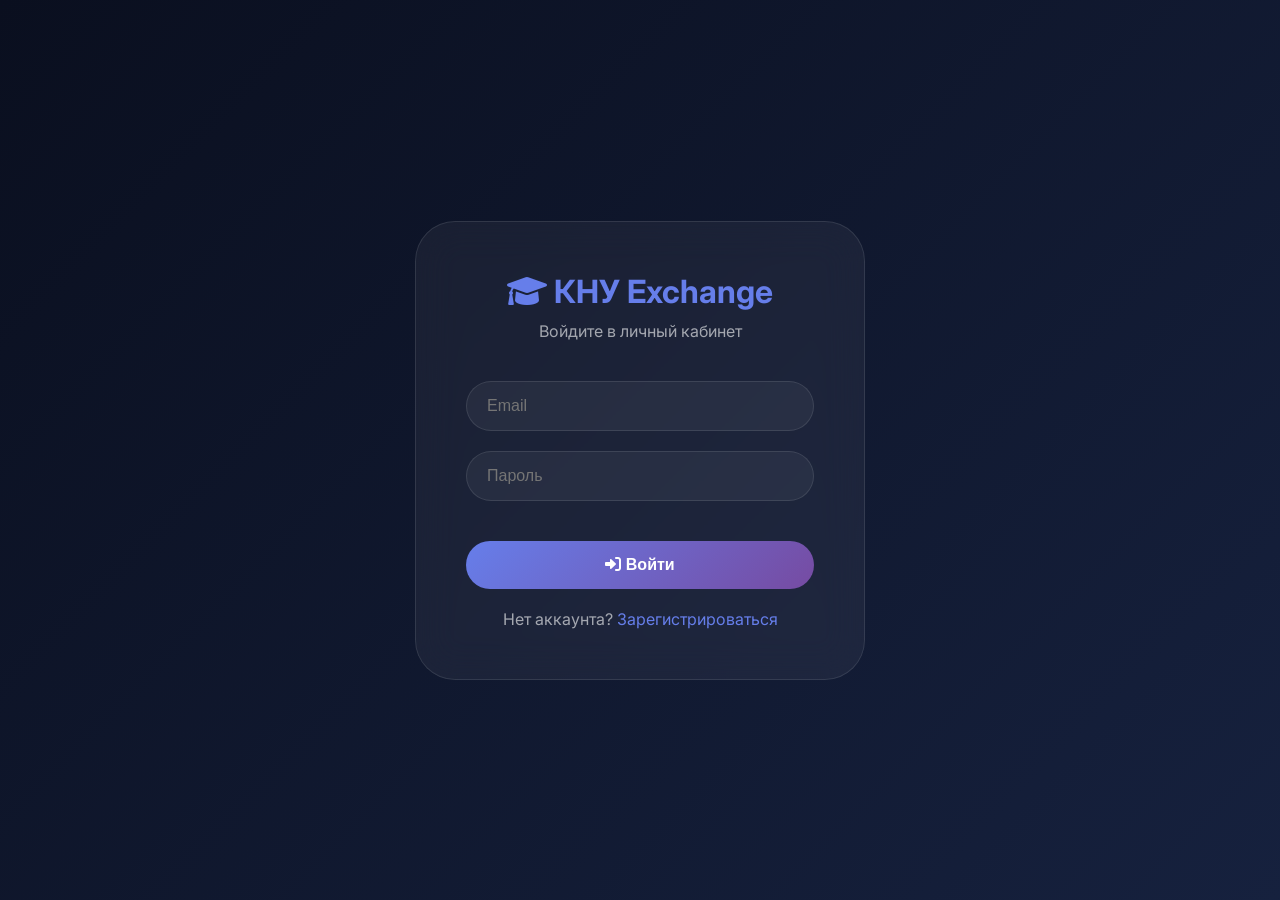
<file: login.html>
<!DOCTYPE html>
<html lang="ru">
<head>
    <meta charset="UTF-8">
    <title>Вход | КНУ Exchange</title>
    <link href="https://fonts.googleapis.com/css2?family=Inter:wght@400;500;600;700&display=swap" rel="stylesheet">
    <link rel="stylesheet" href="https://cdnjs.cloudflare.com/ajax/libs/font-awesome/6.0.0-beta3/css/all.min.css">
    <script src="db.js"></script>
    <style>
        * { margin: 0; padding: 0; box-sizing: border-box; }
        body {
            font-family: 'Inter', sans-serif;
            background: linear-gradient(135deg, #0a0f1f 0%, #16213e 100%);
            min-height: 100vh;
            display: flex;
            align-items: center;
            justify-content: center;
        }
        .login-card {
            background: rgba(255,255,255,0.05);
            backdrop-filter: blur(20px);
            border-radius: 40px;
            padding: 50px;
            width: 450px;
            max-width: 90%;
            border: 1px solid rgba(255,255,255,0.1);
        }
        h1 { font-size: 2rem; margin-bottom: 10px; color: #667eea; text-align: center; }
        .subtitle { color: rgba(255,255,255,0.6); margin-bottom: 30px; text-align: center; }
        input {
            width: 100%;
            padding: 15px 20px;
            margin: 10px 0;
            background: rgba(255,255,255,0.05);
            border: 1px solid rgba(255,255,255,0.1);
            border-radius: 30px;
            color: white;
            font-size: 1rem;
        }
        input:focus { outline: none; border-color: #667eea; }
        button {
            width: 100%;
            padding: 15px;
            background: linear-gradient(135deg, #667eea, #764ba2);
            border: none;
            border-radius: 30px;
            color: white;
            font-size: 1rem;
            font-weight: 600;
            cursor: pointer;
            margin-top: 20px;
        }
        button:hover { transform: translateY(-2px); box-shadow: 0 10px 20px rgba(102,126,234,0.3); }
        .register-link { text-align: center; margin-top: 20px; color: rgba(255,255,255,0.6); }
        .register-link a { color: #667eea; text-decoration: none; }
        .error { color: #ff6b6b; font-size: 0.9rem; margin-top: 10px; text-align: center; }
        .success { color: #28a745; font-size: 0.9rem; margin-top: 10px; text-align: center; }
    </style>
</head>
<body>
    <div class="login-card">
        <h1><i class="fas fa-graduation-cap"></i> КНУ Exchange</h1>
        <p class="subtitle">Войдите в личный кабинет</p>
        <input type="email" id="email" placeholder="Email">
        <input type="password" id="password" placeholder="Пароль">
        <div id="message" class="error"></div>
        <button onclick="handleLogin()"><i class="fas fa-sign-in-alt"></i> Войти</button>
        <div class="register-link">Нет аккаунта? <a href="register.html">Зарегистрироваться</a></div>
    </div>
    <script>
        async function handleLogin() {
            const email = document.getElementById('email').value.trim();
            const password = document.getElementById('password').value;
            const messageDiv = document.getElementById('message');
            if (!email || !password) {
                messageDiv.textContent = '❌ Заполните все поля';
                messageDiv.className = 'error';
                return;
            }
            try {
                const user = await db.loginUser(email, password);
                messageDiv.textContent = '✅ Вход выполнен! Перенаправление...';
                messageDiv.className = 'success';
                setTimeout(() => { window.location.href = 'dashboard.html'; }, 1000);
            } catch (error) {
                messageDiv.textContent = '❌ ' + error.message;
                messageDiv.className = 'error';
            }
        }
        document.addEventListener('keypress', e => { if (e.key === 'Enter') handleLogin(); });
    </script>
</body>
</html>
</file>
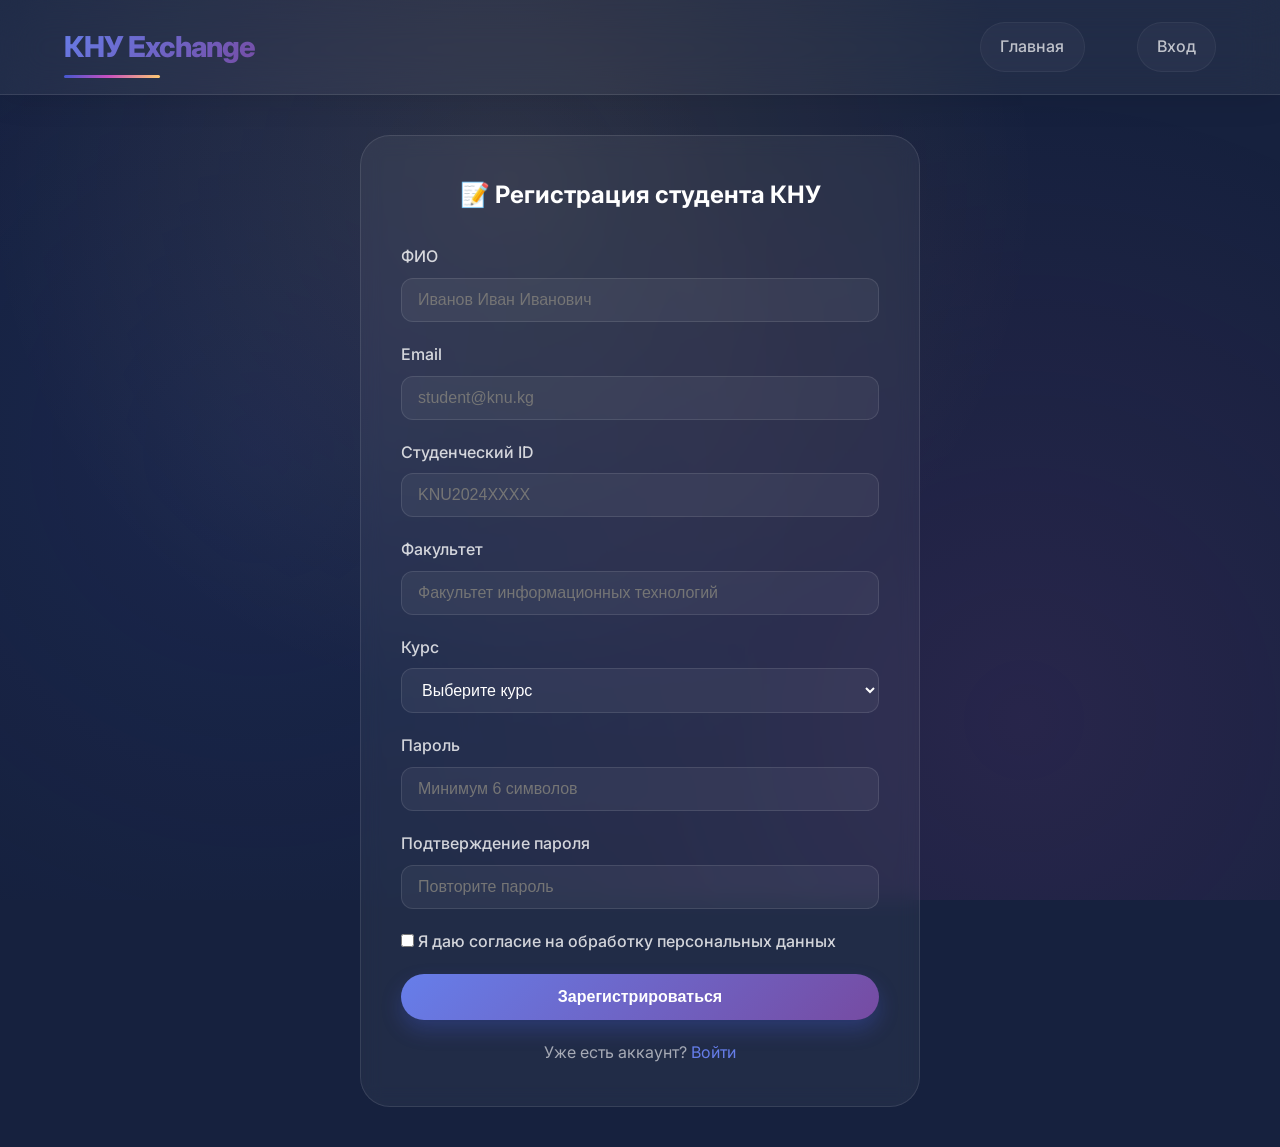
<file: register.html>
<!DOCTYPE html>
<html lang="ru">
<head>
    <meta charset="UTF-8">
    <title>Регистрация студента КНУ</title>
    <link rel="stylesheet" href="style.css">
    <script src="db.js"></script>
    <style>
        .form-container {
            max-width: 600px;
            margin: 40px auto;
            padding: 0 20px;
        }
        .form-card {
            background: rgba(255,255,255,0.05);
            backdrop-filter: blur(10px);
            border-radius: 30px;
            padding: 40px;
            border: 1px solid rgba(255,255,255,0.1);
        }
        h2 {
            text-align: center;
            margin-bottom: 30px;
            color: white;
        }
        .form label {
            display: block;
            margin-bottom: 20px;
            color: rgba(255,255,255,0.8);
            font-weight: 500;
        }
        .form input, .form select {
            width: 100%;
            padding: 12px 16px;
            margin-top: 8px;
            background: rgba(255,255,255,0.05);
            border: 1px solid rgba(255,255,255,0.1);
            border-radius: 12px;
            color: white;
            font-size: 1rem;
        }
        .form input:focus, .form select:focus {
            outline: none;
            border-color: #667eea;
        }
        .checkbox {
            display: flex;
            align-items: center;
            gap: 10px;
        }
        .checkbox input {
            width: auto;
            margin-top: 0;
        }
        .btn {
            background: linear-gradient(135deg, #667eea, #764ba2);
            color: white;
            border: none;
            padding: 14px 30px;
            border-radius: 30px;
            font-size: 1rem;
            font-weight: 600;
            cursor: pointer;
            width: 100%;
            transition: 0.3s;
        }
        .btn:hover {
            transform: translateY(-2px);
            box-shadow: 0 10px 20px rgba(102,126,234,0.3);
        }
        .login-link {
            text-align: center;
            margin-top: 20px;
            color: rgba(255,255,255,0.6);
        }
        .login-link a {
            color: #667eea;
            text-decoration: none;
        }
        .message {
            padding: 15px;
            border-radius: 16px;
            margin-top: 20px;
            text-align: center;
            display: none;
        }
        .message.success {
            background: rgba(40,167,69,0.2);
            border: 1px solid #28a745;
            color: #28a745;
            display: block;
        }
        .message.error {
            background: rgba(220,53,69,0.2);
            border: 1px solid #dc3545;
            color: #ff6b6b;
            display: block;
        }
        .header {
            background: rgba(255,255,255,0.05);
            backdrop-filter: blur(20px);
            padding: 1rem 5%;
            display: flex;
            justify-content: space-between;
            align-items: center;
        }
        .logo {
            font-size: 1.8rem;
            font-weight: 800;
            background: linear-gradient(135deg, #667eea, #764ba2);
            -webkit-background-clip: text;
            background-clip: text;
            color: transparent;
        }
        .nav a {
            color: rgba(255,255,255,0.7);
            text-decoration: none;
            margin-left: 20px;
        }
        .nav a:first-child {
            margin-left: 0;
        }
    </style>
</head>
<body>

<header class="header">
    <div class="logo">КНУ Exchange</div>
    <nav class="nav">
        <a href="index.html">Главная</a>
        <a href="login.html">Вход</a>
    </nav>
</header>

<section class="form-container">
    <div class="form-card">
        <h2>📝 Регистрация студента КНУ</h2>

        <form class="form" id="registerForm">
            <label>ФИО <input type="text" id="fullName" placeholder="Иванов Иван Иванович" required></label>
            <label>Email <input type="email" id="email" placeholder="student@knu.kg" required></label>
            <label>Студенческий ID <input type="text" id="studentId" placeholder="KNU2024XXXX" required></label>
            <label>Факультет <input type="text" id="faculty" placeholder="Факультет информационных технологий" required></label>
            <label>Курс
                <select id="course" required>
                    <option value="">Выберите курс</option>
                    <option value="1">1 курс</option>
                    <option value="2">2 курс</option>
                    <option value="3">3 курс</option>
                    <option value="4">4 курс</option>
                </select>
            </label>
            <label>Пароль <input type="password" id="password" placeholder="Минимум 6 символов" required></label>
            <label>Подтверждение пароля <input type="password" id="confirmPassword" placeholder="Повторите пароль" required></label>
            <label class="checkbox">
                <input type="checkbox" id="agreeCheckbox" required>
                Я даю согласие на обработку персональных данных
            </label>
            <div id="message" class="message"></div>
            <button type="submit" class="btn">Зарегистрироваться</button>
        </form>
        
        <div class="login-link">Уже есть аккаунт? <a href="login.html">Войти</a></div>
    </div>
</section>

<script>
    document.getElementById('registerForm').addEventListener('submit', async function(e) {
        e.preventDefault();
        
        const fullName = document.getElementById('fullName').value;
        const email = document.getElementById('email').value;
        const studentId = document.getElementById('studentId').value;
        const faculty = document.getElementById('faculty').value;
        const course = parseInt(document.getElementById('course').value);
        const password = document.getElementById('password').value;
        const confirmPassword = document.getElementById('confirmPassword').value;
        const agreeCheckbox = document.getElementById('agreeCheckbox').checked;
        const messageDiv = document.getElementById('message');
        
        if (!fullName || !email || !studentId || !faculty || !course || !password) {
            messageDiv.innerHTML = '❌ Заполните все обязательные поля';
            messageDiv.className = 'message error';
            return;
        }
        
        if (password !== confirmPassword) {
            messageDiv.innerHTML = '❌ Пароли не совпадают';
            messageDiv.className = 'message error';
            return;
        }
        
        if (password.length < 6) {
            messageDiv.innerHTML = '❌ Пароль должен содержать минимум 6 символов';
            messageDiv.className = 'message error';
            return;
        }
        
        if (!agreeCheckbox) {
            messageDiv.innerHTML = '❌ Подтвердите согласие на обработку данных';
            messageDiv.className = 'message error';
            return;
        }
        
        try {
            await db.registerUser({ fullName, email, studentId, faculty, course, password });
            messageDiv.innerHTML = '✅ Регистрация успешна! Перенаправление на страницу входа...';
            messageDiv.className = 'message success';
            setTimeout(() => { window.location.href = 'login.html'; }, 2000);
        } catch (error) {
            messageDiv.innerHTML = '❌ ' + error.message;
            messageDiv.className = 'message error';
        }
    });
</script>
</body>
</html>
</file>
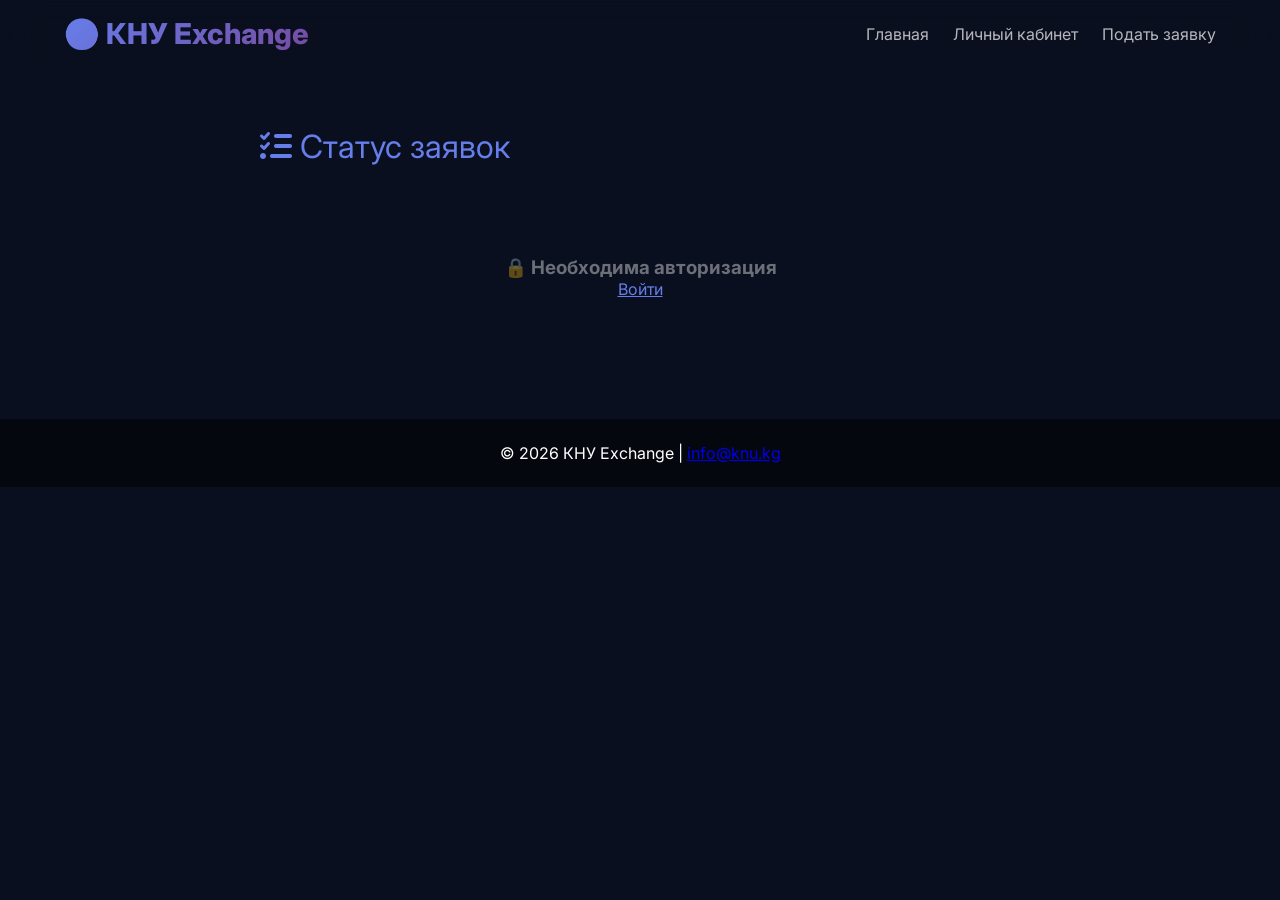
<file: status.html>
<!DOCTYPE html>
<html lang="ru">
<head>
    <meta charset="UTF-8">
    <title>Статус заявки — КНУ</title>
    <link href="https://fonts.googleapis.com/css2?family=Inter:wght@400;500;600;700&display=swap" rel="stylesheet">
    <link rel="stylesheet" href="https://cdnjs.cloudflare.com/ajax/libs/font-awesome/6.0.0-beta3/css/all.min.css">
    <script src="db.js"></script>
    <style>
        * { margin: 0; padding: 0; box-sizing: border-box; }
        body {
            font-family: 'Inter', sans-serif;
            background: #0a0f1f;
            color: #fff;
            min-height: 100vh;
        }
        .status-container { max-width: 800px; margin: 60px auto; padding: 0 20px; }
        .page-title { font-size: 2rem; color: #667eea; margin-bottom: 30px; }
        .app-card {
            background: rgba(255,255,255,0.04);
            border-radius: 28px;
            padding: 25px;
            margin-bottom: 20px;
            border: 1px solid rgba(255,255,255,0.08);
        }
        .badge-pending { background: rgba(255,193,7,0.2); border: 1px solid #ffc107; color: #ffc107; padding: 5px 15px; border-radius: 30px; display: inline-block; }
        .badge-approved { background: rgba(40,167,69,0.2); border: 1px solid #28a745; color: #28a745; display: inline-block; padding: 5px 15px; border-radius: 30px; }
        .badge-rejected { background: rgba(220,53,69,0.2); border: 1px solid #dc3545; color: #dc3545; display: inline-block; padding: 5px 15px; border-radius: 30px; }
        .empty-state { text-align: center; padding: 60px; color: rgba(255,255,255,0.4); }
        .header {
            background: rgba(10,15,31,0.8);
            backdrop-filter: blur(20px);
            padding: 1rem 5%;
            display: flex;
            justify-content: space-between;
            align-items: center;
        }
        .logo {
            font-size: 1.8rem;
            font-weight: 800;
            background: linear-gradient(135deg, #667eea, #764ba2);
            -webkit-background-clip: text;
            background-clip: text;
            color: transparent;
        }
        .nav a {
            color: rgba(255,255,255,0.7);
            text-decoration: none;
            margin-left: 20px;
        }
        .footer {
            background: rgba(0,0,0,0.5);
            text-align: center;
            padding: 1.5rem;
            margin-top: 2rem;
        }
    </style>
</head>
<body>
<header class="header">
    <div class="logo">🌍 КНУ Exchange</div>
    <nav class="nav">
        <a href="index.html">Главная</a>
        <a href="dashboard.html">Личный кабинет</a>
        <a href="apply.html">Подать заявку</a>
    </nav>
</header>

<div class="status-container">
    <div class="page-title"><i class="fas fa-tasks"></i> Статус заявок</div>
    <div id="appsList"></div>
</div>

<footer class="footer">
    <p>© 2026 КНУ Exchange | <a href="mailto:info@knu.kg">info@knu.kg</a></p>
</footer>

<script>
    async function renderStatus() {
        const user = db.getCurrentUser();
        const container = document.getElementById('appsList');
        
        if (!user) {
            container.innerHTML = `<div class="empty-state"><h3>🔒 Необходима авторизация</h3><a href="login.html" style="color:#667eea;">Войти</a></div>`;
            return;
        }
        
        const apps = await db.getUserApplications();
        if (apps.length === 0) {
            container.innerHTML = `<div class="empty-state"><h3>📭 Заявок пока нет</h3><a href="apply.html" style="color:#667eea;">Подать заявку</a></div>`;
            return;
        }
        
        container.innerHTML = apps.map(app => `
            <div class="app-card">
                <div style="display: flex; justify-content: space-between; align-items: center; flex-wrap: wrap; gap: 10px;">
                    <h3>🌍 ${app.program}</h3>
                    <span class="badge-${app.status}">${app.status === 'pending' ? '⏳ На рассмотрении' : (app.status === 'approved' ? '✅ Одобрена' : '❌ Отклонена')}</span>
                </div>
                <p style="margin-top: 10px;"><i class="fas fa-calendar-alt"></i> Подано: ${new Date(app.createdAt).toLocaleDateString()}</p>
                ${app.adminComment ? `<p style="margin-top: 10px; background: rgba(0,0,0,0.2); padding: 8px; border-radius: 12px;"><i class="fas fa-comment"></i> Комментарий: ${app.adminComment}</p>` : ''}
            </div>
        `).join('');
    }
    
    renderStatus();
</script>
</body>
</html>
</file>
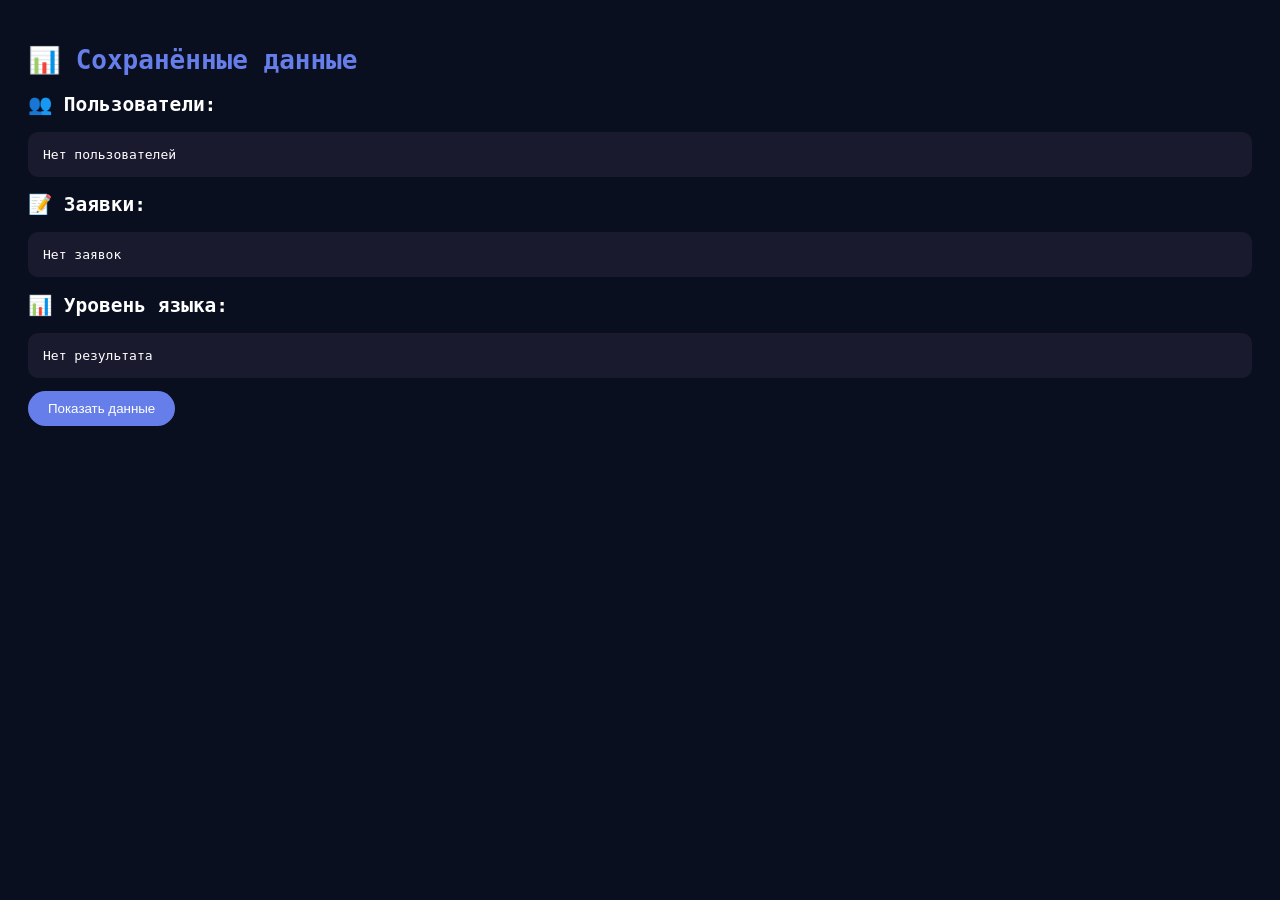
<file: показать_данные.html>
<!DOCTYPE html>
<html>
<head>
    <meta charset="UTF-8">
    <title>Мои данные</title>
</head>
<body style="background: #0a0f1f; color: white; font-family: monospace; padding: 20px;">
    <h1 style="color: #667eea;">📊 Сохранённые данные</h1>
    
    <h2>👥 Пользователи:</h2>
    <pre style="background: #1a1a2e; padding: 15px; border-radius: 10px;" id="users"></pre>
    
    <h2>📝 Заявки:</h2>
    <pre style="background: #1a1a2e; padding: 15px; border-radius: 10px;" id="apps"></pre>
    
    <h2>📊 Уровень языка:</h2>
    <pre style="background: #1a1a2e; padding: 15px; border-radius: 10px;" id="level"></pre>
    
    <button onclick="showData()" style="background: #667eea; color: white; border: none; padding: 10px 20px; border-radius: 20px; cursor: pointer;">Показать данные</button>
    
    <script>
        function showData() {
            // Пользователи
            const users = localStorage.getItem('knu_users');
            document.getElementById('users').innerHTML = users || 'Нет пользователей';
            
            // Заявки
            const apps = localStorage.getItem('knu_applications');
            document.getElementById('apps').innerHTML = apps || 'Нет заявок';
            
            // Уровень языка
            const level = localStorage.getItem('languageLevel');
            document.getElementById('level').innerHTML = level || 'Нет результата';
        }
        
        showData();
    </script>
</body>
</html>
</file>
<file: style.css>
/* ===== ПОДКЛЮЧЕНИЕ ШРИФТОВ ===== */
@import url('https://fonts.googleapis.com/css2?family=Inter:wght@300;400;500;600;700;800&family=Space+Grotesk:wght@300;400;500;600;700&display=swap');

/* ===== ОБЩИЕ СТИЛИ ===== */
* {
    margin: 0;
    padding: 0;
    box-sizing: border-box;
}

:root {
    --primary: #4158D0;
    --primary-light: #6c7ee0;
    --secondary: #C850C0;
    --accent: #FFCC70;
    --dark: #1a1a2e;
    --darker: #16213e;
    --light: #f1f5f9;
    --gradient-1: linear-gradient(135deg, #4158D0 0%, #C850C0 46%, #FFCC70 100%);
    --gradient-2: linear-gradient(135deg, #667eea 0%, #764ba2 100%);
    --gradient-3: linear-gradient(135deg, #434343 0%, #000000 100%);
    --shadow-sm: 0 5px 15px rgba(0,0,0,0.1);
    --shadow-md: 0 10px 30px rgba(0,0,0,0.15);
    --shadow-lg: 0 20px 50px rgba(0,0,0,0.2);
    --shadow-hover: 0 30px 60px rgba(65,88,208,0.3);
    --border-radius: 24px;
    --border-radius-sm: 16px;
}

body {
    font-family: 'Inter', sans-serif;
    background: var(--darker);
    color: var(--light);
    line-height: 1.6;
    overflow-x: hidden;
    position: relative;
}

/* Анимированный фон */
body::before {
    content: '';
    position: fixed;
    top: 0;
    left: 0;
    width: 100%;
    height: 100%;
    background: radial-gradient(circle at 20% 50%, rgba(65,88,208,0.1) 0%, transparent 50%),
                radial-gradient(circle at 80% 80%, rgba(200,80,192,0.1) 0%, transparent 50%),
                radial-gradient(circle at 40% 20%, rgba(255,204,112,0.1) 0%, transparent 50%);
    pointer-events: none;
    z-index: -1;
}

/* ===== HEADER СТЕКЛЯННЫЙ ЭФФЕКТ ===== */
.header {
    background: rgba(255, 255, 255, 0.05);
    backdrop-filter: blur(20px);
    -webkit-backdrop-filter: blur(20px);
    border-bottom: 1px solid rgba(255, 255, 255, 0.1);
    padding: 1rem 5%;
    display: flex;
    justify-content: space-between;
    align-items: center;
    position: sticky;
    top: 0;
    z-index: 1000;
    box-shadow: 0 4px 30px rgba(0, 0, 0, 0.1);
}

.logo {
    font-size: 2rem;
    font-weight: 800;
    background: var(--gradient-1);
    -webkit-background-clip: text;
    -webkit-text-fill-color: transparent;
    background-clip: text;
    letter-spacing: -1px;
    position: relative;
    padding: 0.5rem 0;
}

.logo::after {
    content: '';
    position: absolute;
    bottom: 0;
    left: 0;
    width: 50%;
    height: 3px;
    background: var(--gradient-1);
    border-radius: 3px;
    transition: width 0.3s ease;
}

.logo:hover::after {
    width: 100%;
}

.nav {
    display: flex;
    gap: 2rem;
}

.nav a {
    color: var(--light);
    text-decoration: none;
    font-weight: 500;
    padding: 0.7rem 1.2rem;
    border-radius: 40px;
    transition: all 0.3s ease;
    position: relative;
    overflow: hidden;
    display: flex;
    align-items: center;
    gap: 0.5rem;
    background: rgba(255, 255, 255, 0.03);
    border: 1px solid rgba(255, 255, 255, 0.05);
}

.nav a i {
    font-size: 1.1rem;
    transition: transform 0.3s ease;
}

.nav a:hover {
    background: var(--gradient-2);
    transform: translateY(-3px);
    box-shadow: var(--shadow-hover);
    border-color: transparent;
}

.nav a:hover i {
    transform: scale(1.2);
}

/* ===== HERO СОВРЕМЕННЫЙ ===== */
.hero {
    position: relative;
    text-align: center;
    padding: 150px 40px;
    border-radius: var(--border-radius);
    overflow: hidden;
    margin: 30px 5%;
    background: var(--gradient-1);
    box-shadow: var(--shadow-lg);
}

.hero-bg {
    position: absolute;
    top: 0;
    left: 0;
    width: 100%;
    height: 100%;
    object-fit: cover;
    z-index: 0;
    opacity: 0.2;
    mix-blend-mode: overlay;
    filter: blur(5px);
}

.hero h1 {
    position: relative;
    z-index: 1;
    font-size: 4rem;
    font-weight: 800;
    color: white;
    margin-bottom: 20px;
    text-shadow: 0 10px 30px rgba(0,0,0,0.3);
    animation: fadeInUp 1s ease;
}

.hero p {
    position: relative;
    z-index: 1;
    font-size: 1.4rem;
    color: rgba(255,255,255,0.95);
    margin-bottom: 40px;
    max-width: 800px;
    margin-left: auto;
    margin-right: auto;
    animation: fadeInUp 1s ease 0.2s both;
}

.hero .btn {
    position: relative;
    z-index: 1;
    padding: 18px 45px;
    border-radius: 50px;
    background: white;
    color: var(--primary);
    font-weight: 700;
    font-size: 1.2rem;
    text-decoration: none;
    display: inline-block;
    transition: all 0.3s ease;
    box-shadow: 0 20px 40px rgba(0,0,0,0.2);
    border: 2px solid transparent;
    animation: fadeInUp 1s ease 0.4s both;
}

.hero .btn:hover {
    transform: translateY(-5px) scale(1.05);
    box-shadow: 0 30px 60px rgba(0,0,0,0.3);
    background: transparent;
    color: white;
    border-color: white;
}

/* ===== СЕКЦИИ ===== */
.section {
    padding: 80px 5%;
    max-width: 1400px;
    margin: 0 auto;
}

.section h2 {
    font-size: 3rem;
    text-align: center;
    margin-bottom: 50px;
    background: var(--gradient-1);
    -webkit-background-clip: text;
    -webkit-text-fill-color: transparent;
    background-clip: text;
    font-weight: 800;
    letter-spacing: -1px;
    position: relative;
}

.section h2::after {
    content: '';
    position: absolute;
    bottom: -15px;
    left: 50%;
    transform: translateX(-50%);
    width: 100px;
    height: 4px;
    background: var(--gradient-1);
    border-radius: 4px;
}

/* ===== КАРТОЧКИ СОВРЕМЕННЫЕ ===== */
.platform-container,
.programs-container,
.steps,
.requirements-cards,
.university-grid {
    display: grid;
    grid-template-columns: repeat(auto-fit, minmax(300px, 1fr));
    gap: 30px;
    padding: 20px 0;
}

.platform-card,
.program-card,
.step,
.requirement-card,
.university-card {
    background: rgba(255, 255, 255, 0.03);
    backdrop-filter: blur(10px);
    -webkit-backdrop-filter: blur(10px);
    border: 1px solid rgba(255, 255, 255, 0.05);
    border-radius: var(--border-radius);
    padding: 40px 30px;
    text-align: center;
    transition: all 0.4s cubic-bezier(0.175, 0.885, 0.32, 1.275);
    position: relative;
    overflow: hidden;
    box-shadow: var(--shadow-md);
}

.platform-card::before,
.program-card::before,
.step::before,
.requirement-card::before,
.university-card::before {
    content: '';
    position: absolute;
    top: 0;
    left: 0;
    width: 100%;
    height: 100%;
    background: var(--gradient-1);
    opacity: 0;
    transition: opacity 0.4s ease;
    z-index: -1;
}

.platform-card:hover,
.program-card:hover,
.step:hover,
.requirement-card:hover,
.university-card:hover {
    transform: translateY(-15px) scale(1.02);
    border-color: transparent;
    box-shadow: var(--shadow-hover);
}

.platform-card:hover::before,
.program-card:hover::before,
.step:hover::before,
.requirement-card:hover::before,
.university-card:hover::before {
    opacity: 0.1;
}

.platform-card h3,
.program-card h3,
.step h3,
.requirement-card h3,
.university-card h2 {
    font-size: 1.8rem;
    margin-bottom: 15px;
    background: var(--gradient-1);
    -webkit-background-clip: text;
    -webkit-text-fill-color: transparent;
    background-clip: text;
}

.program-card img.program-img {
    width: 100%;
    height: 220px;
    object-fit: cover;
    border-radius: var(--border-radius-sm);
    margin-bottom: 20px;
    transition: transform 0.5s ease;
    border: 3px solid rgba(255,255,255,0.1);
}

.program-card:hover img.program-img {
    transform: scale(1.08);
}

/* ===== КНОПКИ ===== */
.btn, .btn-university, .apply-btn, .back-btn {
    display: inline-block;
    padding: 14px 35px;
    border-radius: 40px;
    background: var(--gradient-1);
    color: white;
    text-decoration: none;
    font-weight: 600;
    transition: all 0.3s ease;
    border: none;
    cursor: pointer;
    box-shadow: 0 10px 20px rgba(65,88,208,0.3);
    position: relative;
    overflow: hidden;
}

.btn::before, .btn-university::before, .apply-btn::before, .back-btn::before {
    content: '';
    position: absolute;
    top: 50%;
    left: 50%;
    width: 0;
    height: 0;
    border-radius: 50%;
    background: rgba(255, 255, 255, 0.3);
    transform: translate(-50%, -50%);
    transition: width 0.6s, height 0.6s;
}

.btn:hover, .btn-university:hover, .apply-btn:hover, .back-btn:hover {
    transform: translateY(-3px) scale(1.05);
    box-shadow: 0 20px 40px rgba(65,88,208,0.5);
}

.btn:hover::before, .btn-university:hover::before, .apply-btn:hover::before, .back-btn:hover::before {
    width: 300px;
    height: 300px;
}

/* ===== СТРАНИЦЫ ПРОГРАММ ===== */
.country-page {
    max-width: 1400px;
    margin: 40px auto;
    padding: 0 5%;
}

.country-header {
    background: var(--gradient-2);
    border-radius: var(--border-radius);
    padding: 80px 40px;
    margin-bottom: 50px;
    text-align: center;
    position: relative;
    overflow: hidden;
    box-shadow: var(--shadow-lg);
}

.country-header::before {
    content: '';
    position: absolute;
    top: -50%;
    left: -50%;
    width: 200%;
    height: 200%;
    background: radial-gradient(circle, rgba(255,255,255,0.2) 0%, transparent 50%);
    animation: rotate 20s linear infinite;
}

.country-title {
    font-size: 4rem;
    color: white;
    margin-bottom: 20px;
    position: relative;
    z-index: 1;
    text-shadow: 0 10px 30px rgba(0,0,0,0.3);
}

.country-subtitle {
    font-size: 1.4rem;
    color: rgba(255,255,255,0.95);
    max-width: 800px;
    margin: 0 auto;
    position: relative;
    z-index: 1;
}

.university-card {
    text-align: left;
    padding: 30px;
}

.university-badge {
    position: absolute;
    top: 20px;
    right: 20px;
    background: var(--gradient-1);
    color: white;
    padding: 8px 20px;
    border-radius: 30px;
    font-size: 0.9rem;
    font-weight: 600;
}

.university-flag {
    font-size: 3rem;
    margin-bottom: 15px;
}

.university-meta {
    display: flex;
    flex-wrap: wrap;
    gap: 10px;
    margin: 20px 0;
    padding: 15px 0;
    border-top: 1px solid rgba(255,255,255,0.1);
    border-bottom: 1px solid rgba(255,255,255,0.1);
}

.university-meta span {
    background: rgba(255,255,255,0.05);
    padding: 5px 15px;
    border-radius: 20px;
    font-size: 0.9rem;
}

.university-details {
    display: flex;
    flex-direction: column;
    gap: 10px;
    margin: 20px 0;
}

.detail-item {
    display: flex;
    align-items: center;
    gap: 10px;
    color: var(--light);
    opacity: 0.9;
}

.detail-item i {
    width: 20px;
    color: var(--accent);
}

/* ===== CTA ===== */
.cta {
    background: var(--gradient-2);
    border-radius: var(--border-radius);
    padding: 100px 40px;
    margin: 60px 5%;
    text-align: center;
    position: relative;
    overflow: hidden;
    box-shadow: var(--shadow-lg);
}

.cta h2 {
    font-size: 3.5rem;
    color: white;
    margin-bottom: 20px;
    position: relative;
    z-index: 1;
}

.cta p {
    font-size: 1.3rem;
    color: rgba(255,255,255,0.9);
    margin-bottom: 40px;
    position: relative;
    z-index: 1;
}

.cta .btn.big {
    padding: 20px 50px;
    font-size: 1.4rem;
    background: white;
    color: var(--primary);
}

/* ===== ФУТЕР ===== */
.footer {
    background: rgba(0,0,0,0.5);
    backdrop-filter: blur(10px);
    -webkit-backdrop-filter: blur(10px);
    border-top: 1px solid rgba(255,255,255,0.1);
    padding: 50px 5%;
    text-align: center;
    margin-top: 80px;
}

.footer a {
    color: var(--accent);
    text-decoration: none;
    transition: color 0.3s ease;
}

.footer a:hover {
    color: white;
}

/* ===== АНИМАЦИИ ===== */
@keyframes fadeInUp {
    from {
        opacity: 0;
        transform: translateY(30px);
    }
    to {
        opacity: 1;
        transform: translateY(0);
    }
}

@keyframes rotate {
    from {
        transform: rotate(0deg);
    }
    to {
        transform: rotate(360deg);
    }
}

/* ===== АДАПТИВНОСТЬ ===== */
@media (max-width: 768px) {
    .header {
        flex-direction: column;
        padding: 20px;
    }
    
    .nav {
        flex-wrap: wrap;
        justify-content: center;
        gap: 10px;
    }
    
    .hero h1 {
        font-size: 2.5rem;
    }
    
    .hero p {
        font-size: 1.2rem;
    }
    
    .section h2 {
        font-size: 2.2rem;
    }
    
    .country-title {
        font-size: 2.5rem;
    }
    
    .country-subtitle {
        font-size: 1.1rem;
    }
    
    .cta h2 {
        font-size: 2.2rem;
    }
}

/* ===== СКРОЛЛБАР ===== */
::-webkit-scrollbar {
    width: 10px;
}

::-webkit-scrollbar-track {
    background: var(--darker);
}

::-webkit-scrollbar-thumb {
    background: var(--gradient-1);
    border-radius: 10px;
}

::-webkit-scrollbar-thumb:hover {
    background: var(--gradient-2);
}
</file>
<file: dashboard.css>
/* ===== СТИЛИ ДЛЯ ЛИЧНОГО КАБИНЕТА ===== */

/* Приветственный блок */
.welcome-card {
    background: rgba(255, 255, 255, 0.05);
    backdrop-filter: blur(10px);
    border: 1px solid rgba(255, 255, 255, 0.1);
    border-radius: 40px;
    padding: 40px;
    margin-bottom: 40px;
    display: flex;
    align-items: center;
    gap: 40px;
    flex-wrap: wrap;
    animation: fadeInUp 0.6s ease;
}

.welcome-avatar {
    width: 120px;
    height: 120px;
    background: linear-gradient(135deg, #667eea, #764ba2);
    border-radius: 50%;
    display: flex;
    align-items: center;
    justify-content: center;
    font-size: 3rem;
    color: white;
    box-shadow: 0 20px 40px rgba(102, 126, 234, 0.3);
}

.welcome-text h1 {
    font-size: 2.5rem;
    margin-bottom: 10px;
    color: white; /* Просто белый цвет, без градиента */
}

.welcome-text p {
    color: rgba(255, 255, 255, 0.7);
    font-size: 1.1rem;
}

.student-badge {
    display: inline-block;
    background: rgba(102, 126, 234, 0.2);
    border: 1px solid rgba(102, 126, 234, 0.3);
    padding: 8px 20px;
    border-radius: 30px;
    margin-top: 15px;
    color: #667eea;
    font-weight: 600;
}

/* Статистика */
.stats-grid {
    display: grid;
    grid-template-columns: repeat(auto-fit, minmax(250px, 1fr));
    gap: 25px;
    margin-bottom: 40px;
}

.stat-card {
    background: rgba(255, 255, 255, 0.03);
    backdrop-filter: blur(10px);
    border: 1px solid rgba(255, 255, 255, 0.05);
    border-radius: 30px;
    padding: 30px;
    display: flex;
    align-items: center;
    gap: 20px;
    transition: all 0.3s ease;
    animation: fadeInUp 0.6s ease;
}

.stat-card:hover {
    transform: translateY(-5px);
    border-color: rgba(102, 126, 234, 0.3);
    background: rgba(102, 126, 234, 0.05);
}

.stat-icon {
    width: 60px;
    height: 60px;
    background: linear-gradient(135deg, #667eea, #764ba2);
    border-radius: 20px;
    display: flex;
    align-items: center;
    justify-content: center;
    font-size: 1.8rem;
    color: white;
}

.stat-info h3 {
    font-size: 2rem;
    font-weight: 700;
    color: white;
    margin-bottom: 5px;
}

.stat-info p {
    color: rgba(255, 255, 255, 0.6);
    font-size: 0.95rem;
}

/* Заголовки секций */
.section-title {
    font-size: 2rem;
    margin: 50px 0 30px;
    display: flex;
    align-items: center;
    gap: 15px;
    color: white;
}

.section-title i {
    color: #667eea;
    font-size: 2rem;
}

/* Мои заявки */
.applications-grid {
    display: grid;
    grid-template-columns: repeat(auto-fit, minmax(350px, 1fr));
    gap: 30px;
    margin-bottom: 50px;
}

.application-card {
    background: rgba(255, 255, 255, 0.03);
    backdrop-filter: blur(10px);
    border: 1px solid rgba(255, 255, 255, 0.05);
    border-radius: 30px;
    padding: 30px;
    position: relative;
    overflow: hidden;
    transition: all 0.3s ease;
    animation: fadeInUp 0.6s ease;
}

.application-card:hover {
    transform: translateY(-5px);
    border-color: rgba(102, 126, 234, 0.3);
    box-shadow: 0 20px 40px rgba(102, 126, 234, 0.2);
}

.application-status {
    position: absolute;
    top: 20px;
    right: 20px;
    padding: 5px 15px;
    border-radius: 30px;
    font-size: 0.85rem;
    font-weight: 600;
}

.status-pending {
    background: rgba(255, 193, 7, 0.2);
    border: 1px solid #ffc107;
    color: #ffc107;
}

.status-approved {
    background: rgba(40, 167, 69, 0.2);
    border: 1px solid #28a745;
    color: #28a745;
}

.status-rejected {
    background: rgba(220, 53, 69, 0.2);
    border: 1px solid #dc3545;
    color: #dc3545;
}

.application-icon {
    font-size: 2.5rem;
    margin-bottom: 15px;
}

.application-card h3 {
    font-size: 1.5rem;
    margin-bottom: 20px;
    color: white;
    padding-right: 100px;
}

.application-details {
    display: flex;
    flex-direction: column;
    gap: 10px;
    margin: 20px 0;
}

.application-detail {
    display: flex;
    align-items: center;
    gap: 10px;
    color: rgba(255, 255, 255, 0.8);
    font-size: 0.95rem;
}

.application-detail i {
    width: 20px;
    color: #667eea;
}

.application-message {
    background: rgba(220, 53, 69, 0.1);
    border: 1px solid rgba(220, 53, 69, 0.3);
    border-radius: 15px;
    padding: 15px;
    margin: 15px 0;
    color: #ff6b6b;
    font-size: 0.95rem;
}

.application-progress {
    margin: 20px 0;
}

.progress-bar {
    width: 100%;
    height: 8px;
    background: rgba(255, 255, 255, 0.1);
    border-radius: 10px;
    overflow: hidden;
    margin-bottom: 10px;
}

.progress-fill {
    height: 100%;
    background: linear-gradient(90deg, #667eea, #764ba2);
    border-radius: 10px;
    transition: width 0.3s ease;
}

.progress-steps {
    display: flex;
    justify-content: space-between;
    color: rgba(255, 255, 255, 0.5);
    font-size: 0.8rem;
}

.application-actions {
    display: flex;
    gap: 10px;
    margin-top: 20px;
}

.app-btn {
    flex: 1;
    padding: 10px;
    border-radius: 20px;
    text-decoration: none;
    font-weight: 600;
    font-size: 0.9rem;
    text-align: center;
    transition: all 0.3s ease;
    background: rgba(255, 255, 255, 0.02);
    border: 1px solid rgba(255, 255, 255, 0.05);
    color: white;
    cursor: pointer;
}

.app-btn:hover {
    background: rgba(102, 126, 234, 0.2);
    border-color: rgba(102, 126, 234, 0.3);
    transform: translateY(-2px);
}

.app-btn.primary {
    background: linear-gradient(135deg, #667eea, #764ba2);
    border: none;
}

.app-btn.primary:hover {
    transform: translateY(-2px);
    box-shadow: 0 10px 20px rgba(102, 126, 234, 0.3);
}

/* Уведомления */
.notifications-section {
    margin: 40px 0;
}

.notification-card {
    background: rgba(255, 255, 255, 0.03);
    border: 1px solid rgba(255, 255, 255, 0.05);
    border-radius: 20px;
    padding: 20px;
    margin-bottom: 15px;
    display: flex;
    align-items: center;
    gap: 20px;
    transition: all 0.3s ease;
}

.notification-card:hover {
    background: rgba(102, 126, 234, 0.05);
    border-color: rgba(102, 126, 234, 0.3);
}

.notification-icon {
    width: 40px;
    height: 40px;
    background: rgba(102, 126, 234, 0.1);
    border-radius: 12px;
    display: flex;
    align-items: center;
    justify-content: center;
    color: #667eea;
}

.notification-content {
    flex: 1;
}

.notification-content p {
    color: white;
    margin-bottom: 5px;
}

.notification-time {
    color: rgba(255, 255, 255, 0.4);
    font-size: 0.8rem;
}

.notification-badge {
    background: #ff4b2b;
    color: white;
    padding: 3px 8px;
    border-radius: 20px;
    font-size: 0.7rem;
    font-weight: 600;
}

/* Рекомендации */
.recommendations-section {
    margin: 60px 0;
}

.recommendations-grid {
    display: grid;
    grid-template-columns: repeat(auto-fit, minmax(300px, 1fr));
    gap: 25px;
    margin-top: 30px;
}

.recommend-card {
    background: rgba(255, 255, 255, 0.03);
    border: 1px solid rgba(255, 255, 255, 0.05);
    border-radius: 30px;
    padding: 25px;
    display: flex;
    gap: 20px;
    align-items: center;
    transition: all 0.3s ease;
    text-decoration: none;
    color: white;
}

.recommend-card:hover {
    transform: translateX(10px);
    border-color: rgba(102, 126, 234, 0.3);
    background: rgba(102, 126, 234, 0.05);
}

.recommend-icon {
    width: 50px;
    height: 50px;
    background: rgba(102, 126, 234, 0.1);
    border-radius: 20px;
    display: flex;
    align-items: center;
    justify-content: center;
    font-size: 1.5rem;
    color: #667eea;
}

.recommend-info h4 {
    font-size: 1.2rem;
    margin-bottom: 5px;
    color: white;
}

.recommend-info p {
    color: rgba(255, 255, 255, 0.6);
    font-size: 0.9rem;
}

/* ===== ОТЗЫВЫ СТУДЕНТОВ ===== */
.testimonials-section {
    margin: 60px 0;
}

.testimonials-grid {
    display: grid;
    grid-template-columns: repeat(auto-fit, minmax(350px, 1fr));
    gap: 30px;
    margin-top: 30px;
}

.testimonial-card {
    background: rgba(255, 255, 255, 0.03);
    backdrop-filter: blur(10px);
    border: 1px solid rgba(255, 255, 255, 0.05);
    border-radius: 30px;
    padding: 30px;
    position: relative;
    transition: all 0.3s ease;
    animation: fadeInUp 0.6s ease;
}

.testimonial-card:hover {
    transform: translateY(-5px);
    border-color: rgba(102, 126, 234, 0.3);
    box-shadow: 0 20px 40px rgba(102, 126, 234, 0.2);
}

.testimonial-quote {
    position: absolute;
    top: 20px;
    right: 20px;
    font-size: 4rem;
    color: rgba(102, 126, 234, 0.2);
    font-family: serif;
}

.testimonial-header {
    display: flex;
    align-items: center;
    gap: 20px;
    margin-bottom: 20px;
}

.testimonial-avatar {
    width: 70px;
    height: 70px;
    background: linear-gradient(135deg, #667eea, #764ba2);
    border-radius: 50%;
    display: flex;
    align-items: center;
    justify-content: center;
    font-size: 1.8rem;
    color: white;
    box-shadow: 0 10px 20px rgba(102, 126, 234, 0.3);
}

.testimonial-info h4 {
    font-size: 1.3rem;
    margin-bottom: 5px;
    color: white;
}

.testimonial-info p {
    color: rgba(255, 255, 255, 0.6);
    font-size: 0.9rem;
    display: flex;
    align-items: center;
    gap: 5px;
}

.testimonial-info i {
    color: #667eea;
}

.testimonial-rating {
    margin: 15px 0;
    color: #ffc107;
    font-size: 1.1rem;
    letter-spacing: 2px;
}

.testimonial-text {
    color: rgba(255, 255, 255, 0.9);
    font-size: 1rem;
    line-height: 1.6;
    margin: 15px 0;
    font-style: italic;
}

.testimonial-date {
    color: rgba(255, 255, 255, 0.4);
    font-size: 0.85rem;
    margin-top: 15px;
    display: flex;
    align-items: center;
    gap: 5px;
}

/* Кнопка добавить отзыв */
.add-testimonial-btn {
    display: inline-flex;
    align-items: center;
    justify-content: center;
    gap: 10px;
    padding: 15px 30px;
    background: linear-gradient(135deg, #667eea, #764ba2);
    color: white;
    text-decoration: none;
    border-radius: 40px;
    font-weight: 600;
    margin-top: 30px;
    transition: all 0.3s ease;
    border: none;
    cursor: pointer;
}

.add-testimonial-btn:hover {
    transform: translateY(-3px);
    box-shadow: 0 15px 30px rgba(102, 126, 234, 0.4);
}

.add-testimonial-btn i {
    font-size: 1.2rem;
}

/* Модальное окно для отзыва */
.modal {
    display: none;
    position: fixed;
    top: 0;
    left: 0;
    width: 100%;
    height: 100%;
    background: rgba(0, 0, 0, 0.8);
    backdrop-filter: blur(10px);
    z-index: 2000;
    align-items: center;
    justify-content: center;
}

.modal.active {
    display: flex;
}

.modal-content {
    background: rgba(255, 255, 255, 0.05);
    backdrop-filter: blur(20px);
    border: 1px solid rgba(255, 255, 255, 0.1);
    border-radius: 40px;
    padding: 40px;
    max-width: 500px;
    width: 90%;
    animation: modalAppear 0.4s ease;
}

@keyframes modalAppear {
    from {
        opacity: 0;
        transform: scale(0.9) translateY(20px);
    }
    to {
        opacity: 1;
        transform: scale(1) translateY(0);
    }
}

.modal-content h3 {
    font-size: 2rem;
    margin-bottom: 20px;
    color: white;
}

.modal-content input,
.modal-content select,
.modal-content textarea {
    width: 100%;
    padding: 15px;
    margin: 10px 0;
    background: rgba(255, 255, 255, 0.02);
    border: 1px solid rgba(255, 255, 255, 0.1);
    border-radius: 20px;
    color: white;
    font-family: 'Inter', sans-serif;
}

.modal-content textarea {
    min-height: 120px;
    resize: vertical;
}

.modal-buttons {
    display: flex;
    gap: 10px;
    margin-top: 20px;
}

.modal-submit {
    flex: 1;
    padding: 15px;
    background: linear-gradient(135deg, #667eea, #764ba2);
    color: white;
    border: none;
    border-radius: 30px;
    font-weight: 600;
    cursor: pointer;
    transition: all 0.3s ease;
}

.modal-close {
    flex: 1;
    padding: 15px;
    background: rgba(255, 255, 255, 0.1);
    color: white;
    border: 1px solid rgba(255, 255, 255, 0.1);
    border-radius: 30px;
    font-weight: 600;
    cursor: pointer;
    transition: all 0.3s ease;
}

.modal-submit:hover,
.modal-close:hover {
    transform: translateY(-2px);
    box-shadow: 0 10px 20px rgba(102, 126, 234, 0.3);
}

.rating-select {
    display: flex;
    gap: 10px;
    margin: 15px 0;
    justify-content: center;
}

.rating-star {
    font-size: 2rem;
    color: rgba(255, 255, 255, 0.3);
    cursor: pointer;
    transition: all 0.2s ease;
}

.rating-star:hover,
.rating-star.active {
    color: #ffc107;
    transform: scale(1.2);
}

/* Анимации */
@keyframes fadeInUp {
    from {
        opacity: 0;
        transform: translateY(20px);
    }
    to {
        opacity: 1;
        transform: translateY(0);
    }
}

/* Адаптивность */
@media (max-width: 768px) {
    .welcome-card {
        flex-direction: column;
        text-align: center;
        padding: 30px;
    }
    
    .welcome-text h1 {
        font-size: 2rem;
    }
    
    .stats-grid {
        grid-template-columns: 1fr;
    }
    
    .applications-grid {
        grid-template-columns: 1fr;
    }
    
    .application-card h3 {
        padding-right: 0;
        margin-top: 30px;
    }
    
    .application-actions {
        flex-direction: column;
    }
    
    .recommendations-grid {
        grid-template-columns: 1fr;
    }
    
    .notification-card {
        flex-direction: column;
        text-align: center;
    }
    
    .testimonials-grid {
        grid-template-columns: 1fr;
    }
    
    .testimonial-header {
        flex-direction: column;
        text-align: center;
    }
    
    .modal-content {
        padding: 20px;
    }
}
</file>
